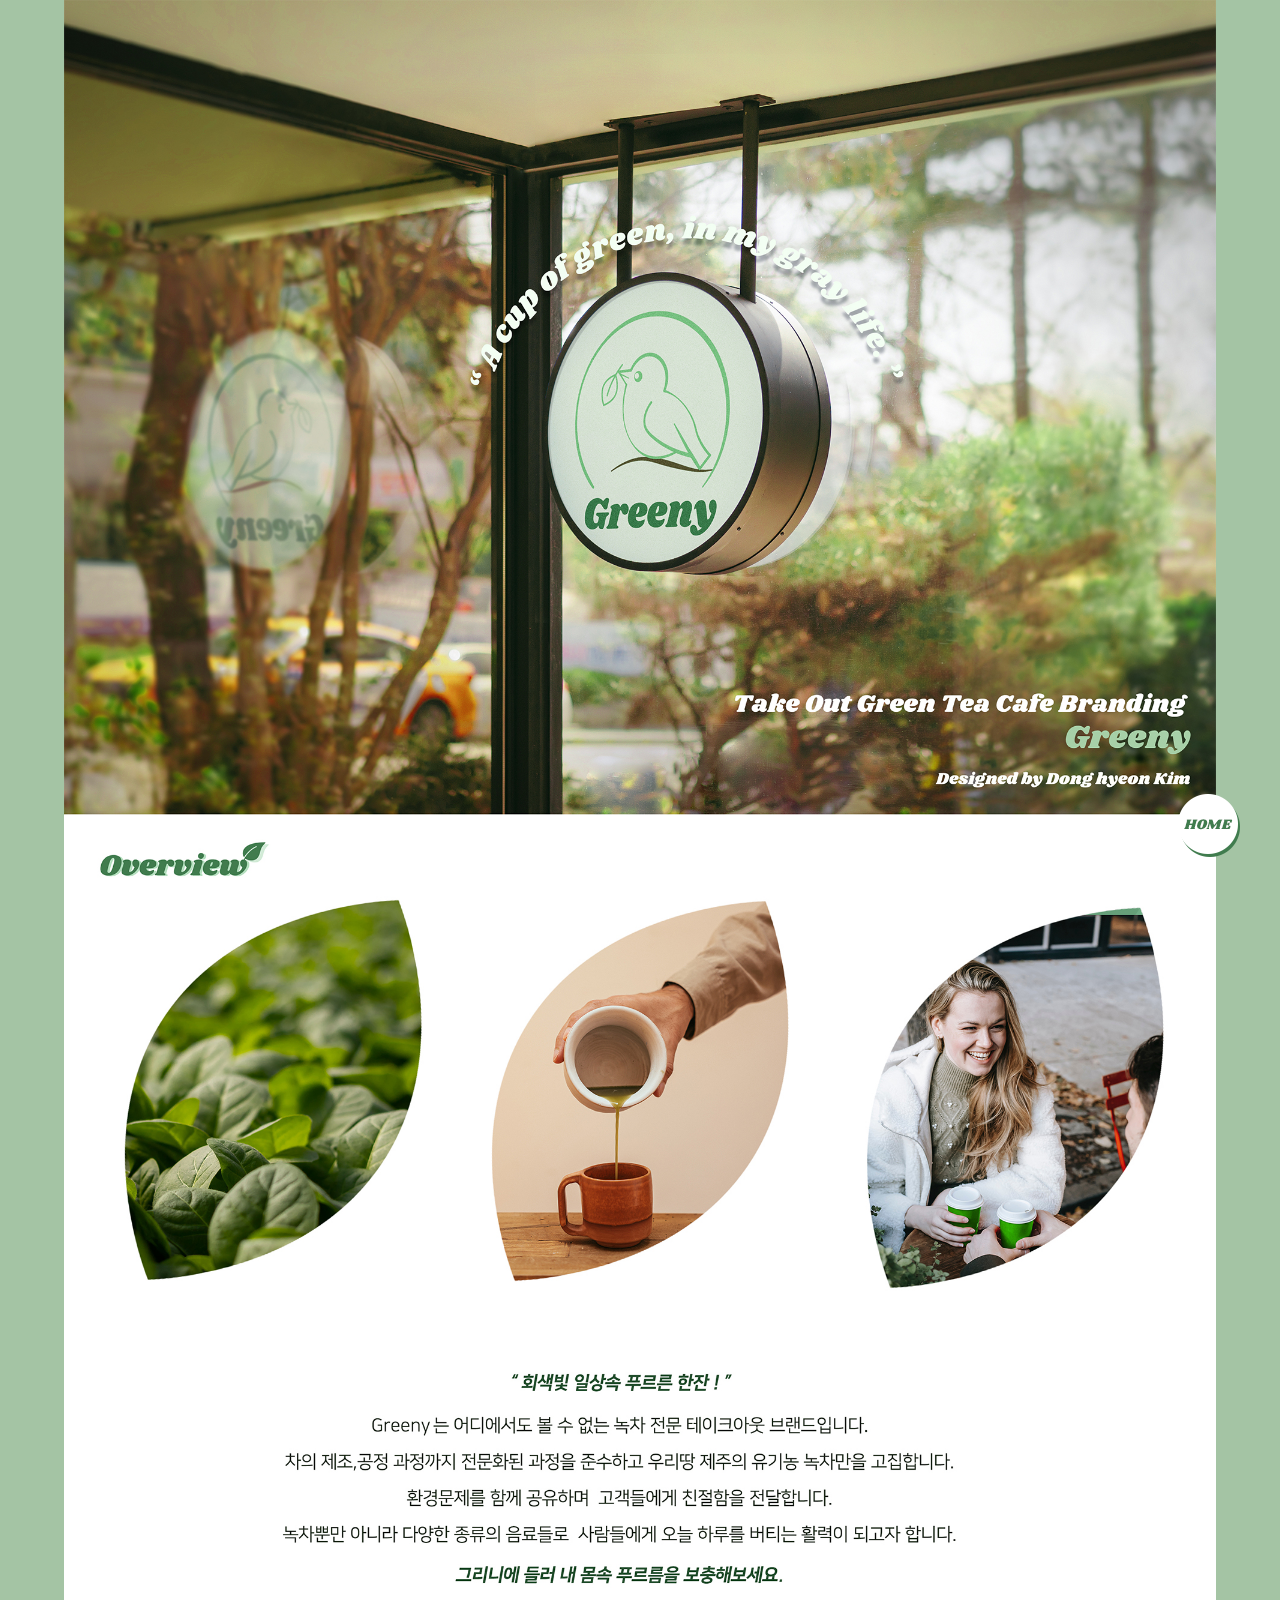
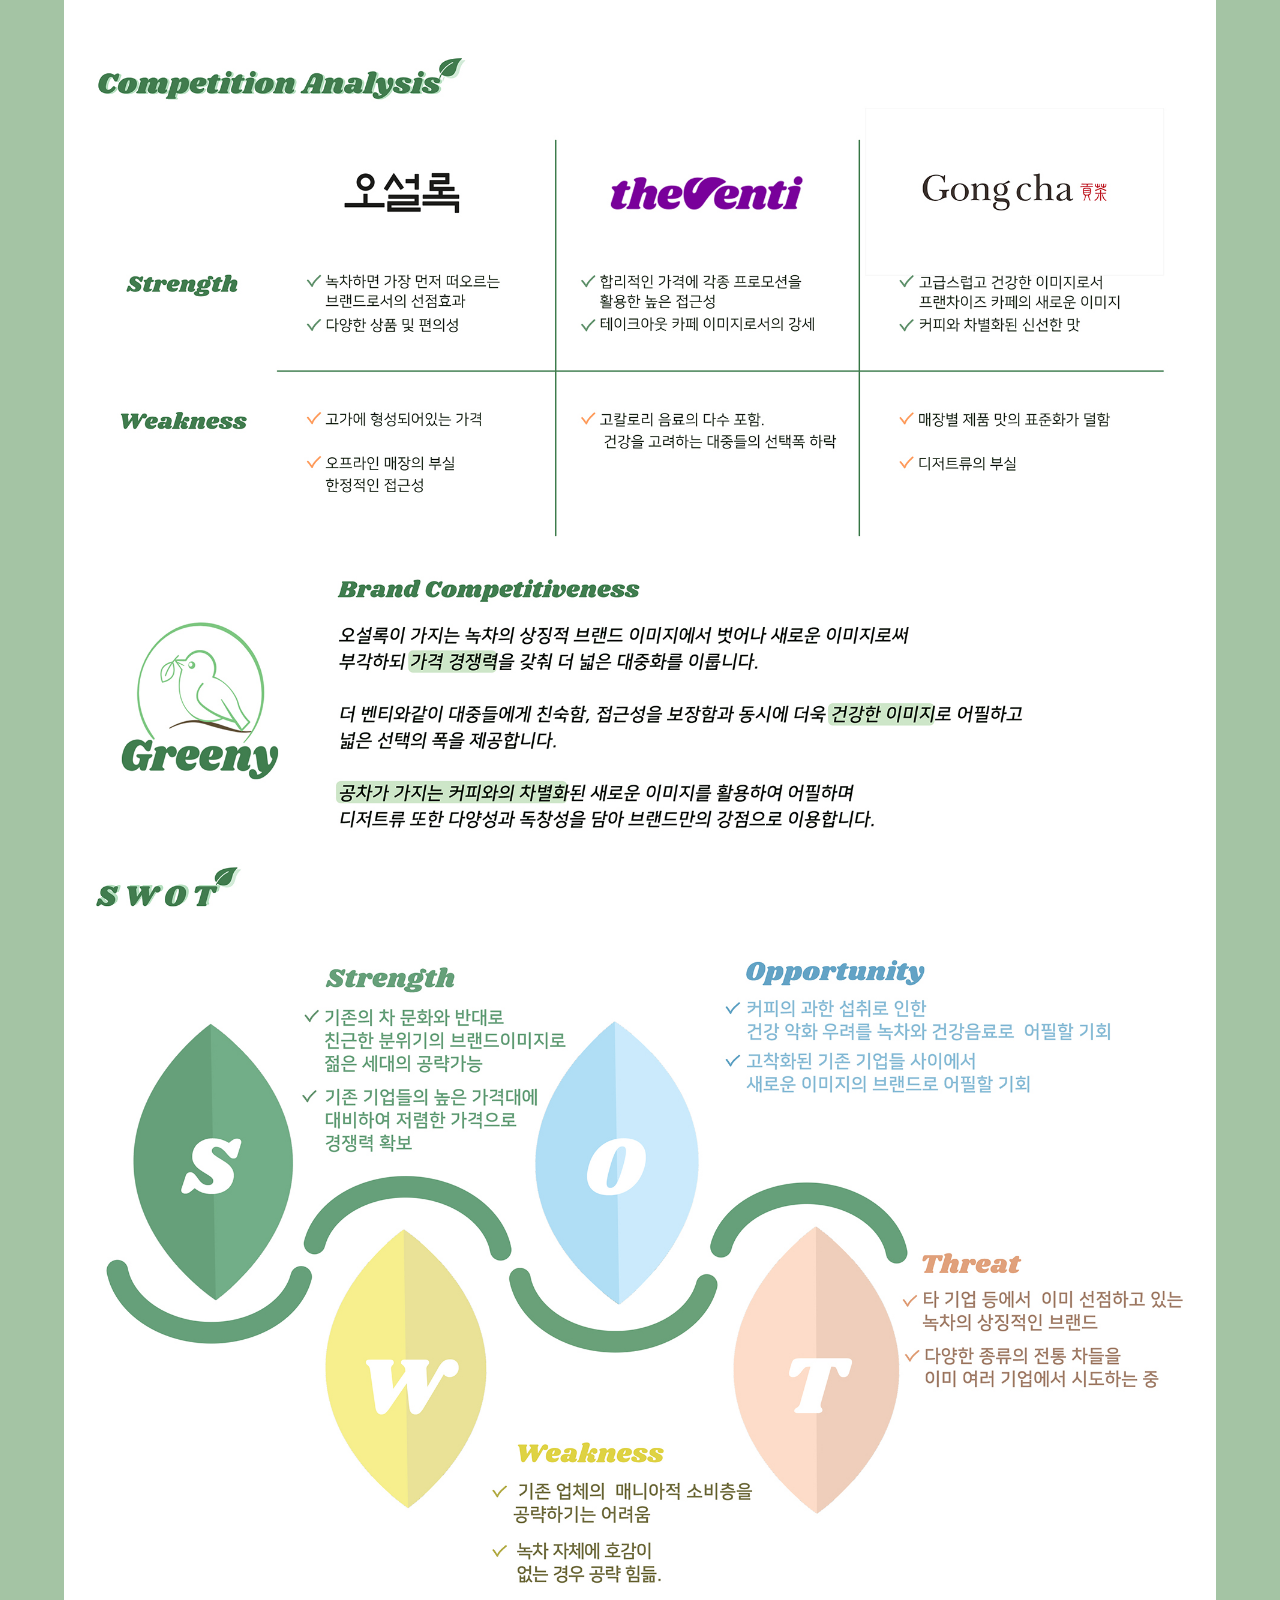
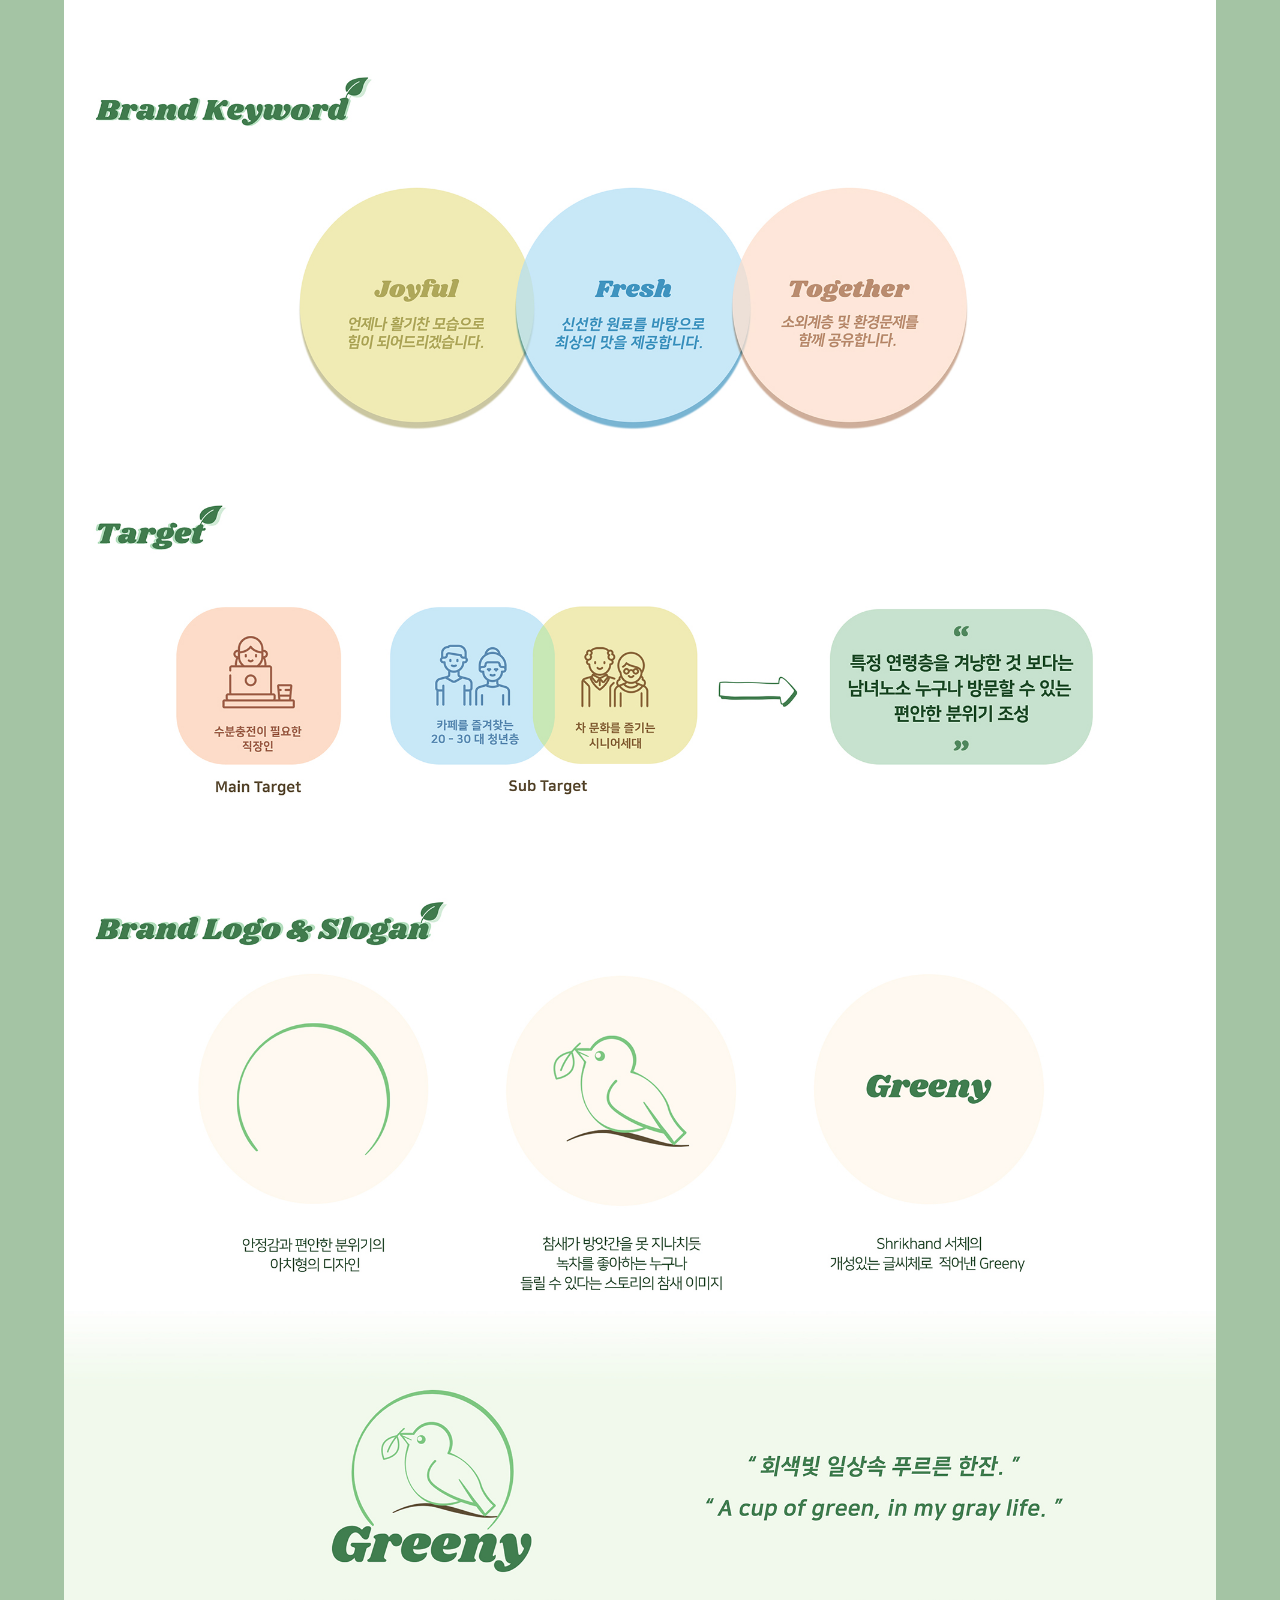
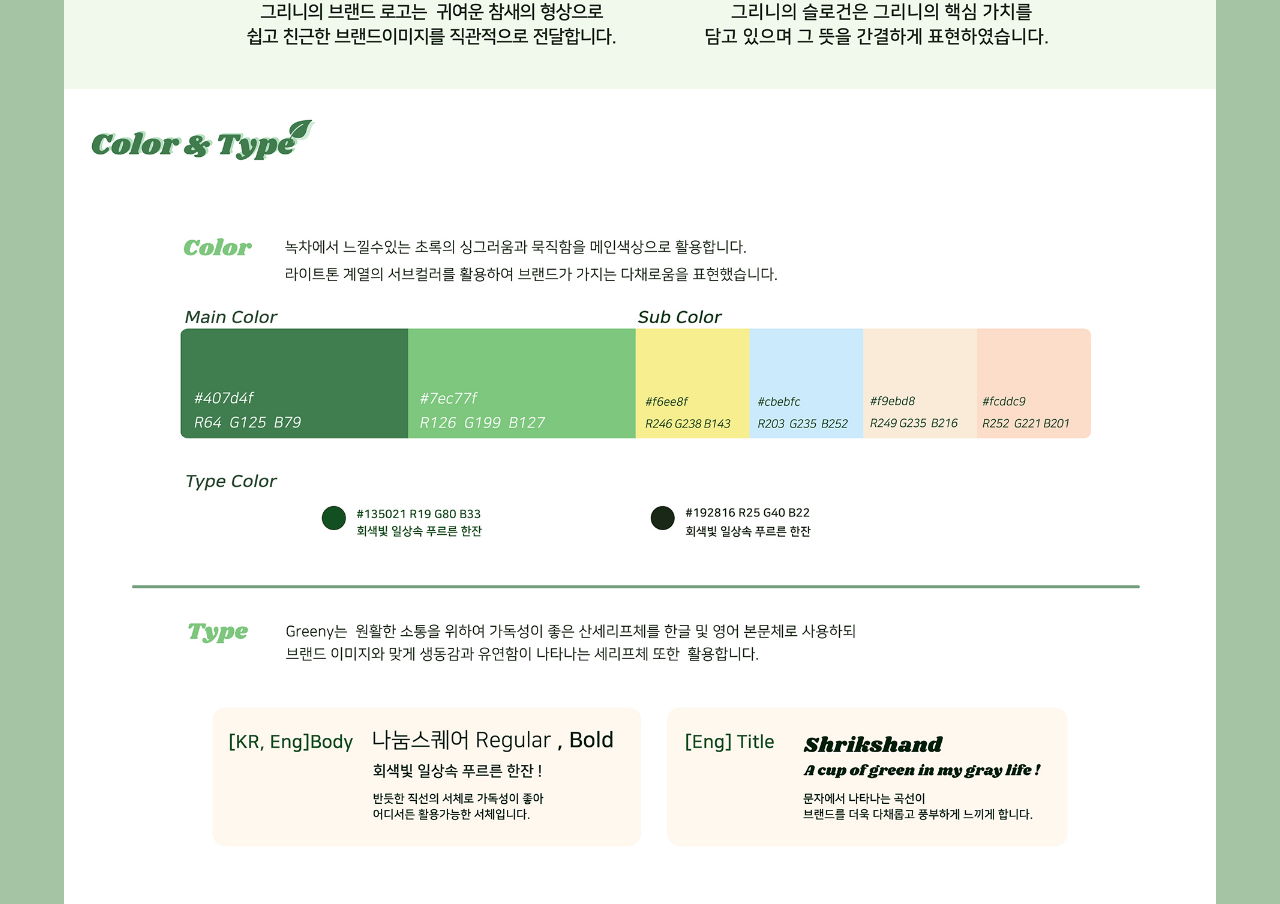
<file: 1st_bi/index.html>
<!DOCTYPE html>
<html lang="ko">
<head>
    <meta charset="UTF-8">
    <meta http-equiv="X-UA-Compatible" content="IE=edge">
    <meta name="viewport" content="width=device-width, initial-scale=1.0">
    <title>Greeny Bi</title>

    <link rel="shortcut icon" href="images//greeny.ico">
    <link rel="stylesheet" href="css/style.css">

    <link rel="stylesheet" href="css/icon.css"> 
</head>
<body>

    <a href="../index.html#portfolio-section" class="home"></a>

      <!--top icon-->
      <a href="#" class="top"></a>

    <div class="wrap">
        <div class="bi">
            <img src="images/1.jpg" alt="표지">
            <img src="images/2.jpg" alt="overview">
            <img src="images/3.jpg" alt="경쟁사분석">
            <img src="images/4.jpg" alt="swot">
            <img src="images/5.jpg" alt="타겟">
            <img src="images/6.jpg" alt="로고">
            <img src="images/7.jpg" alt="컬러,타입">
        </div>
    </div>
    


     <!--top버튼-->
     <script src="https://code.jquery.com/jquery-2.2.0.min.js" type="text/javascript"></script><!-- 제이쿼리 라이브러리,수정X -->
     <script src="script/icon.js"></script>

</body>
</html>
</file>
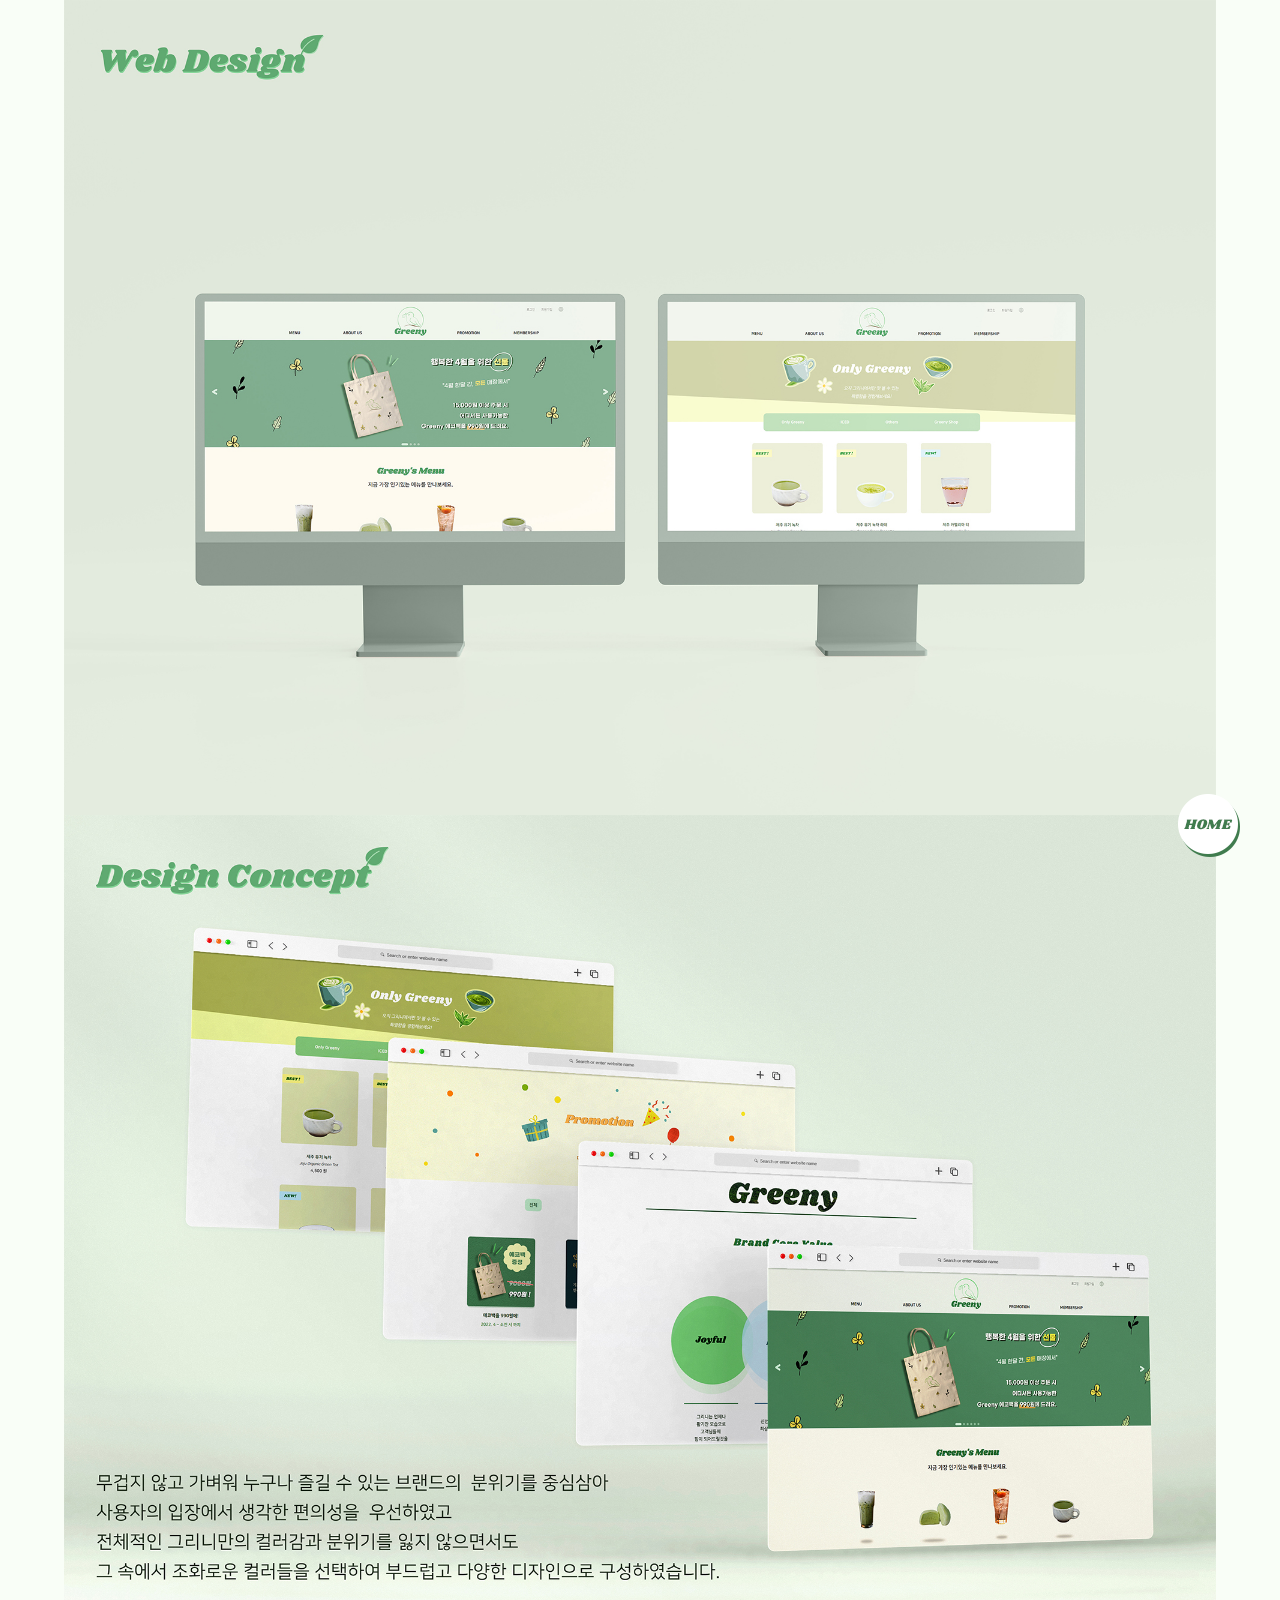
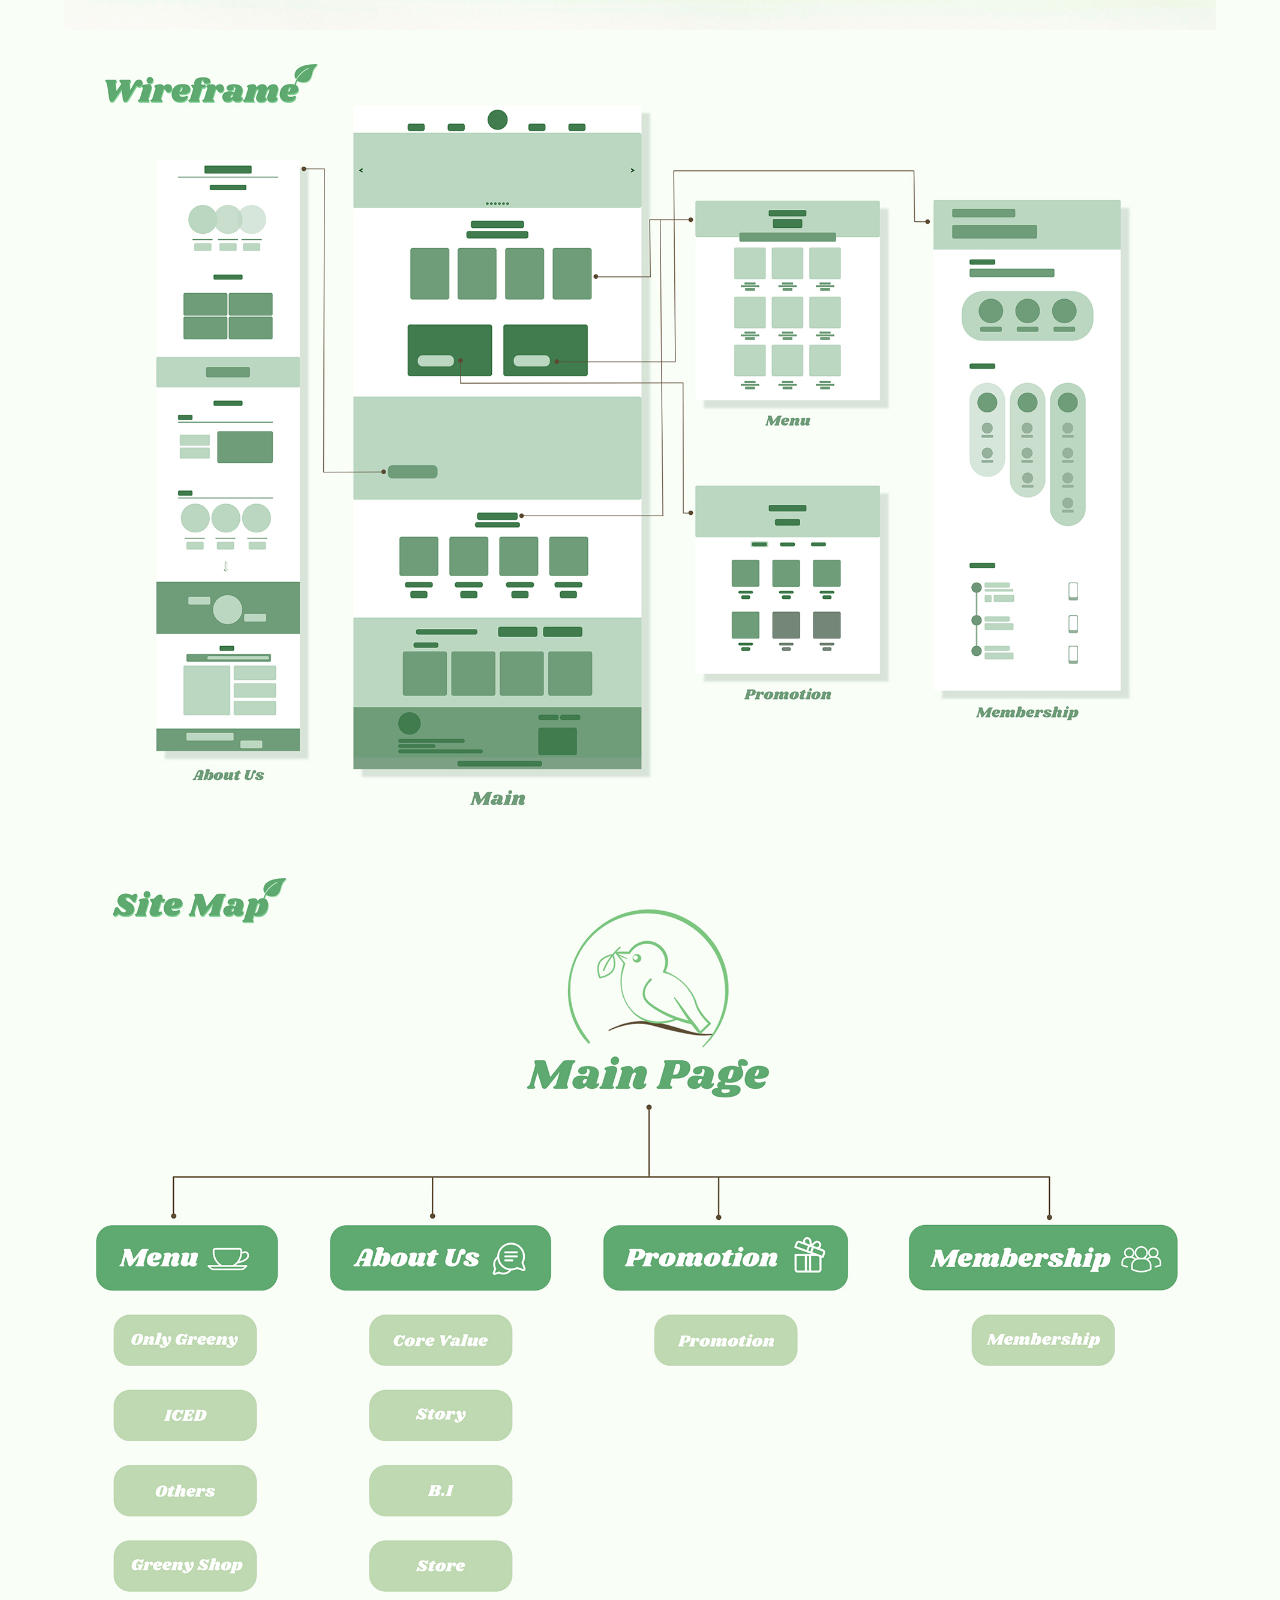
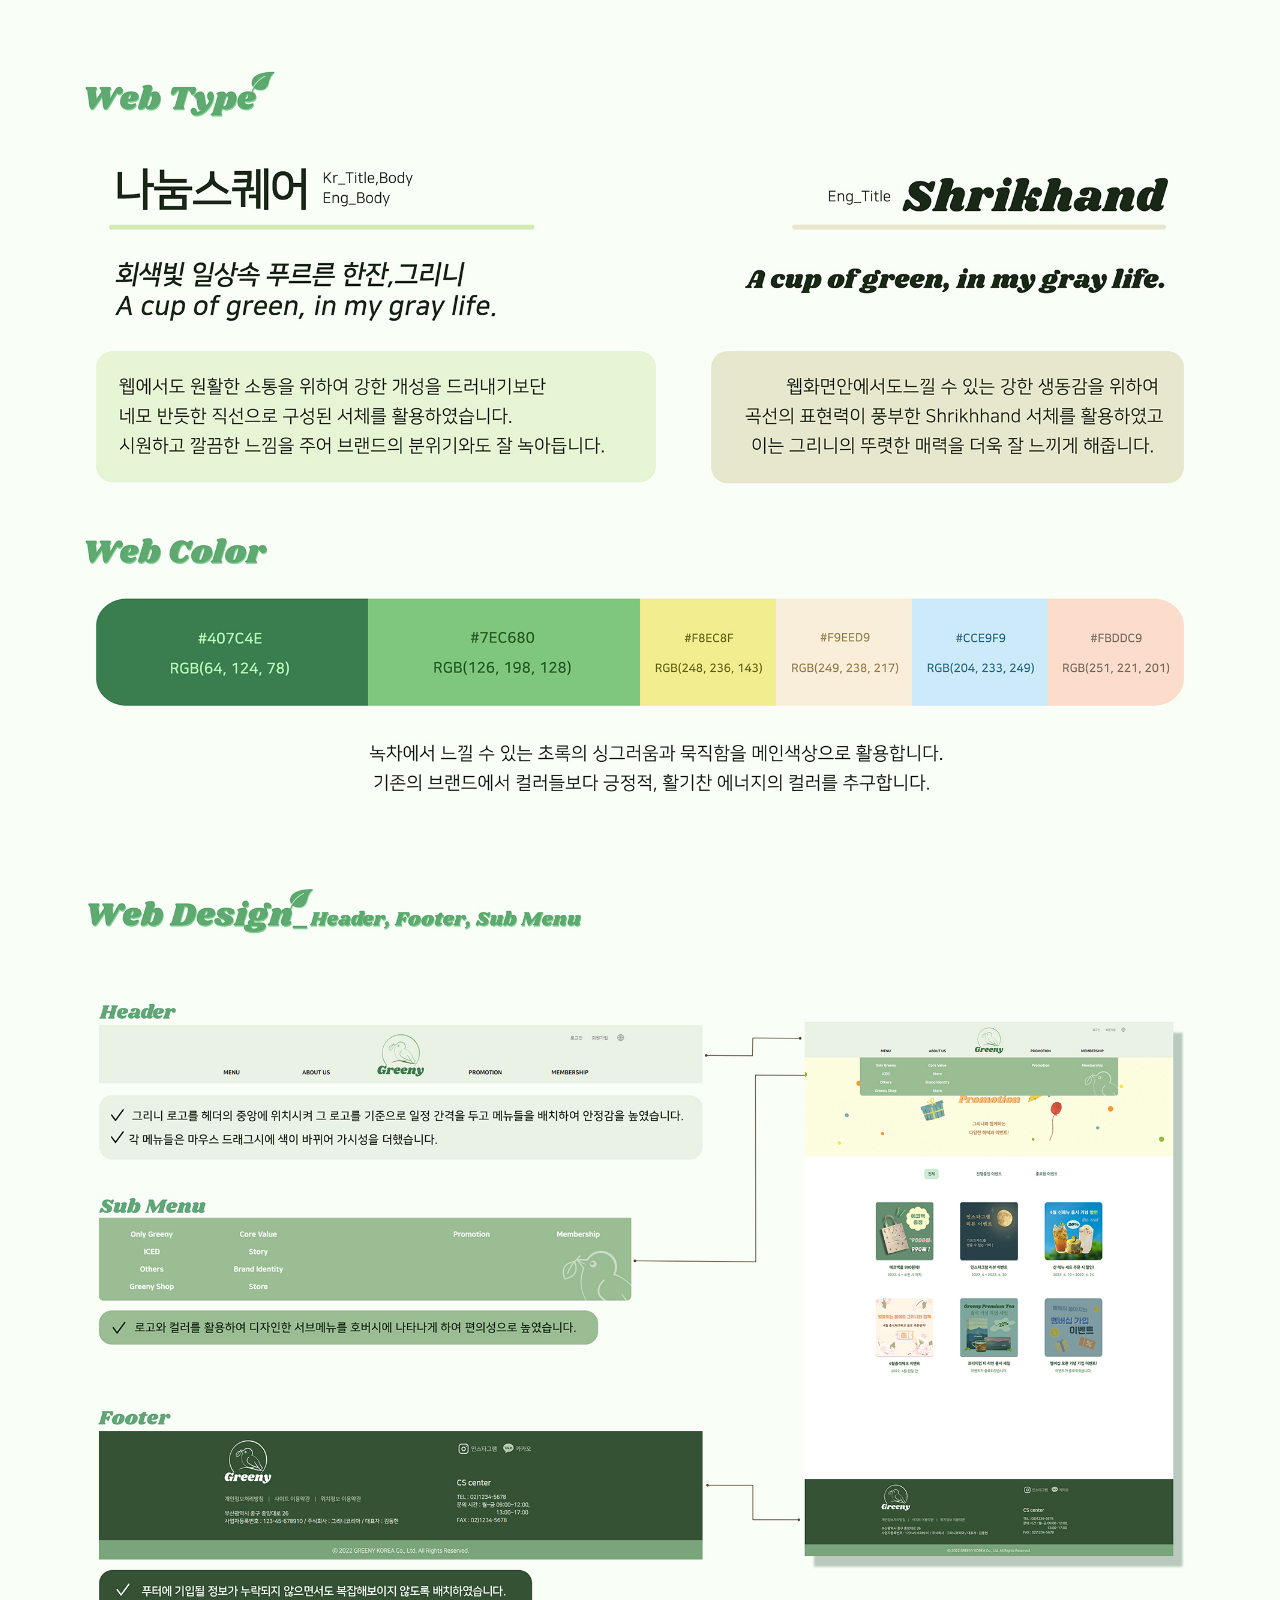
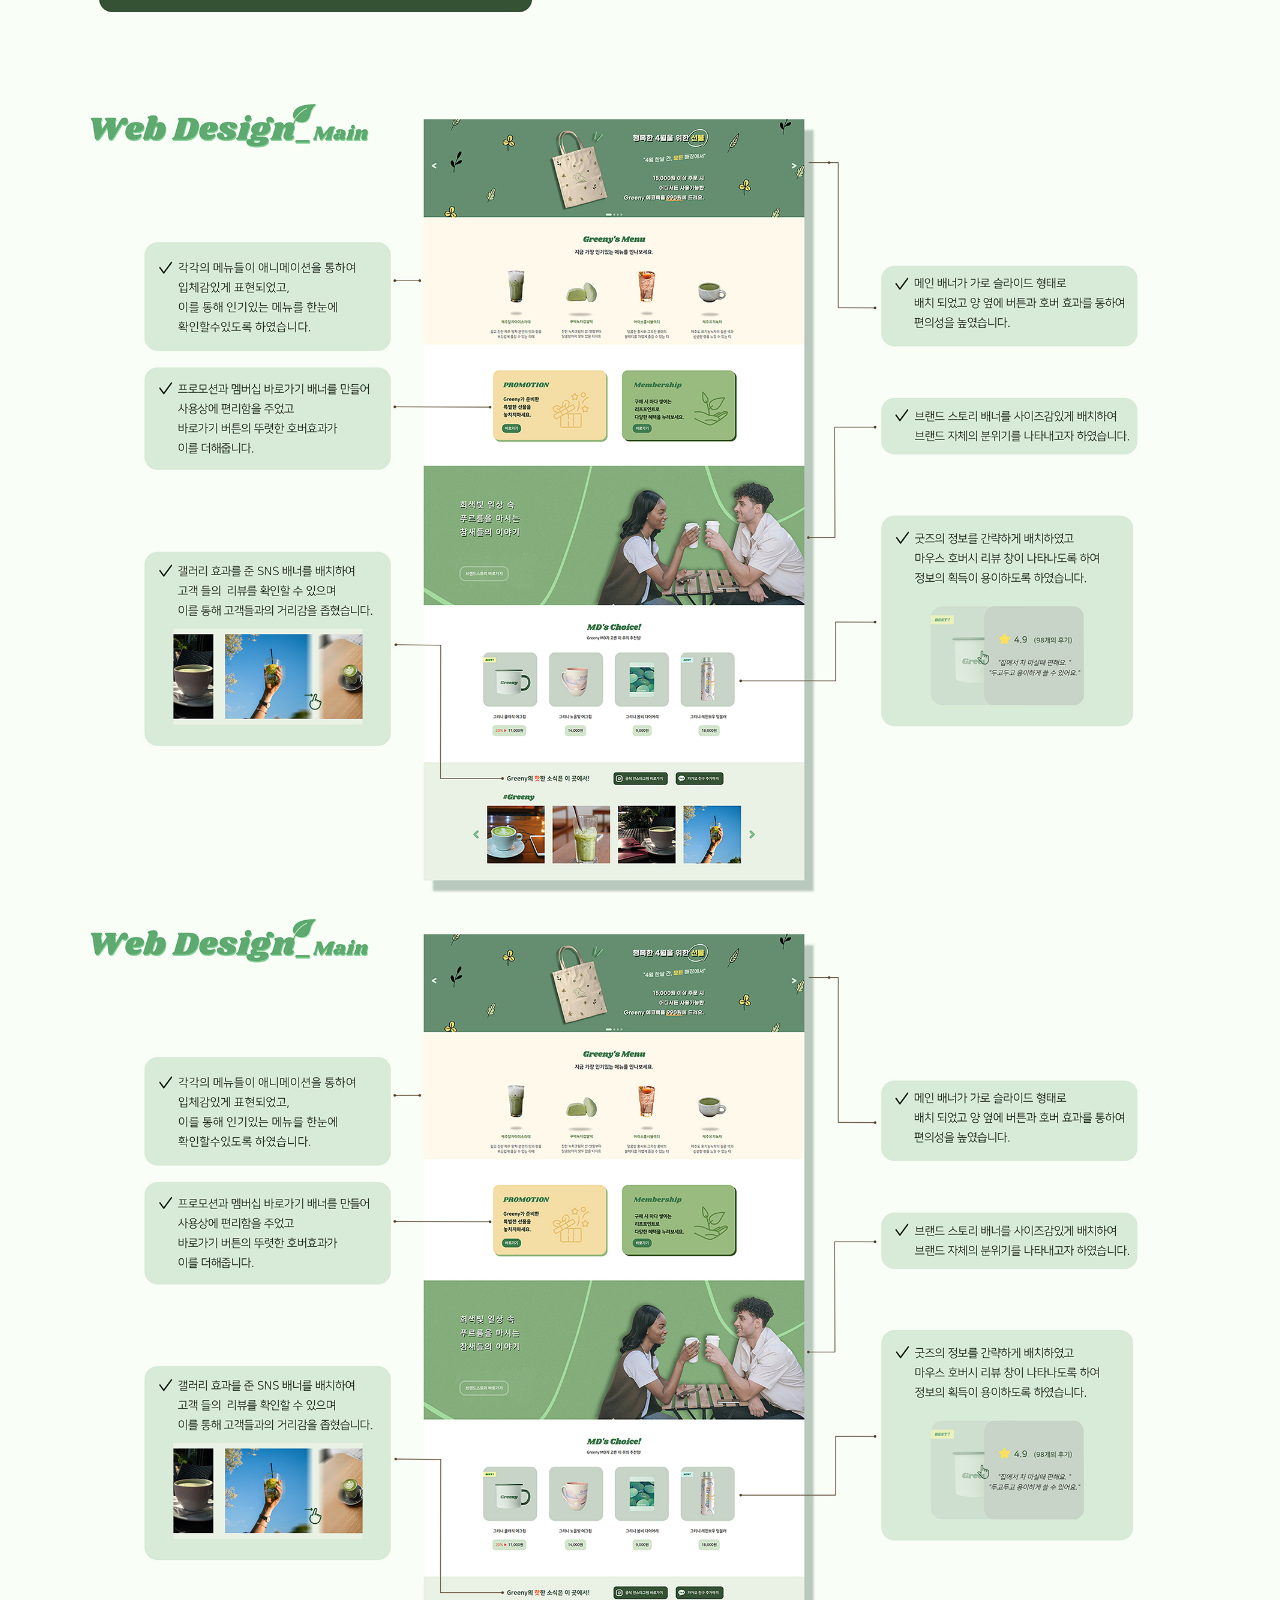
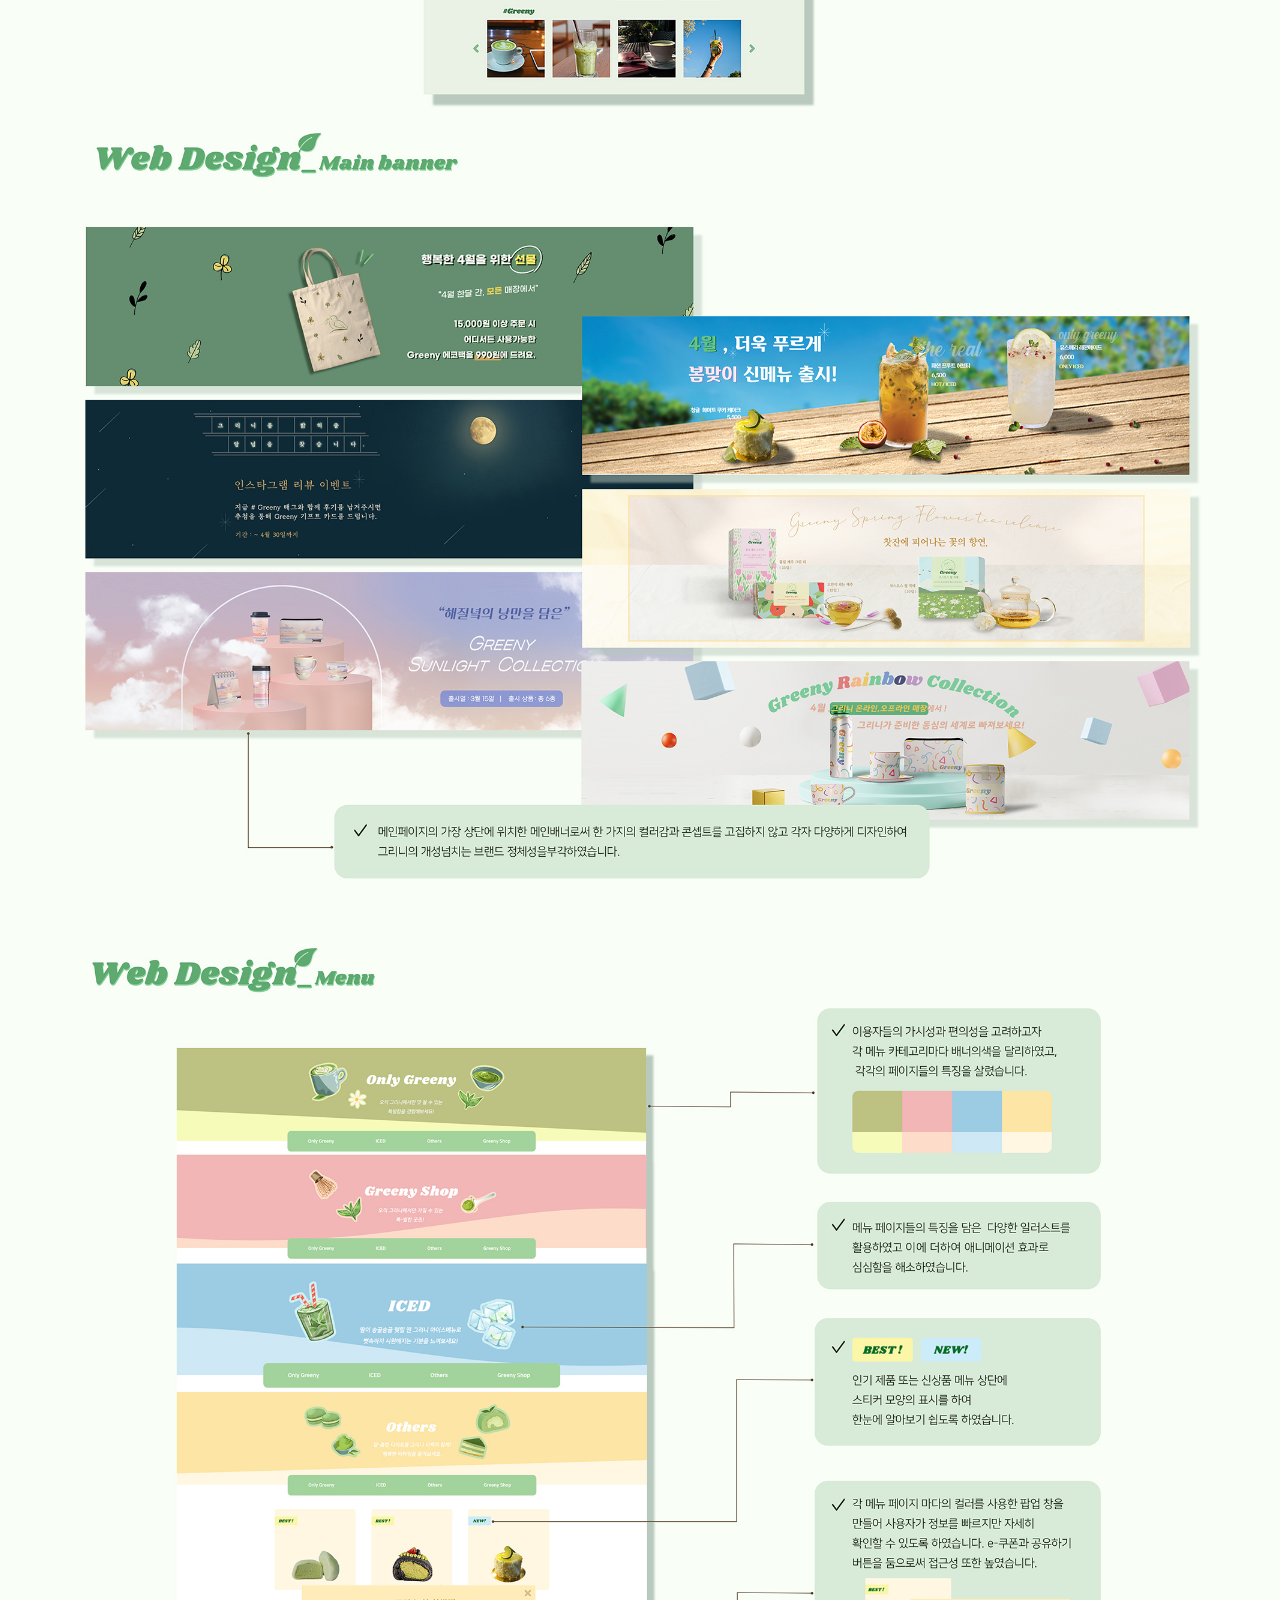
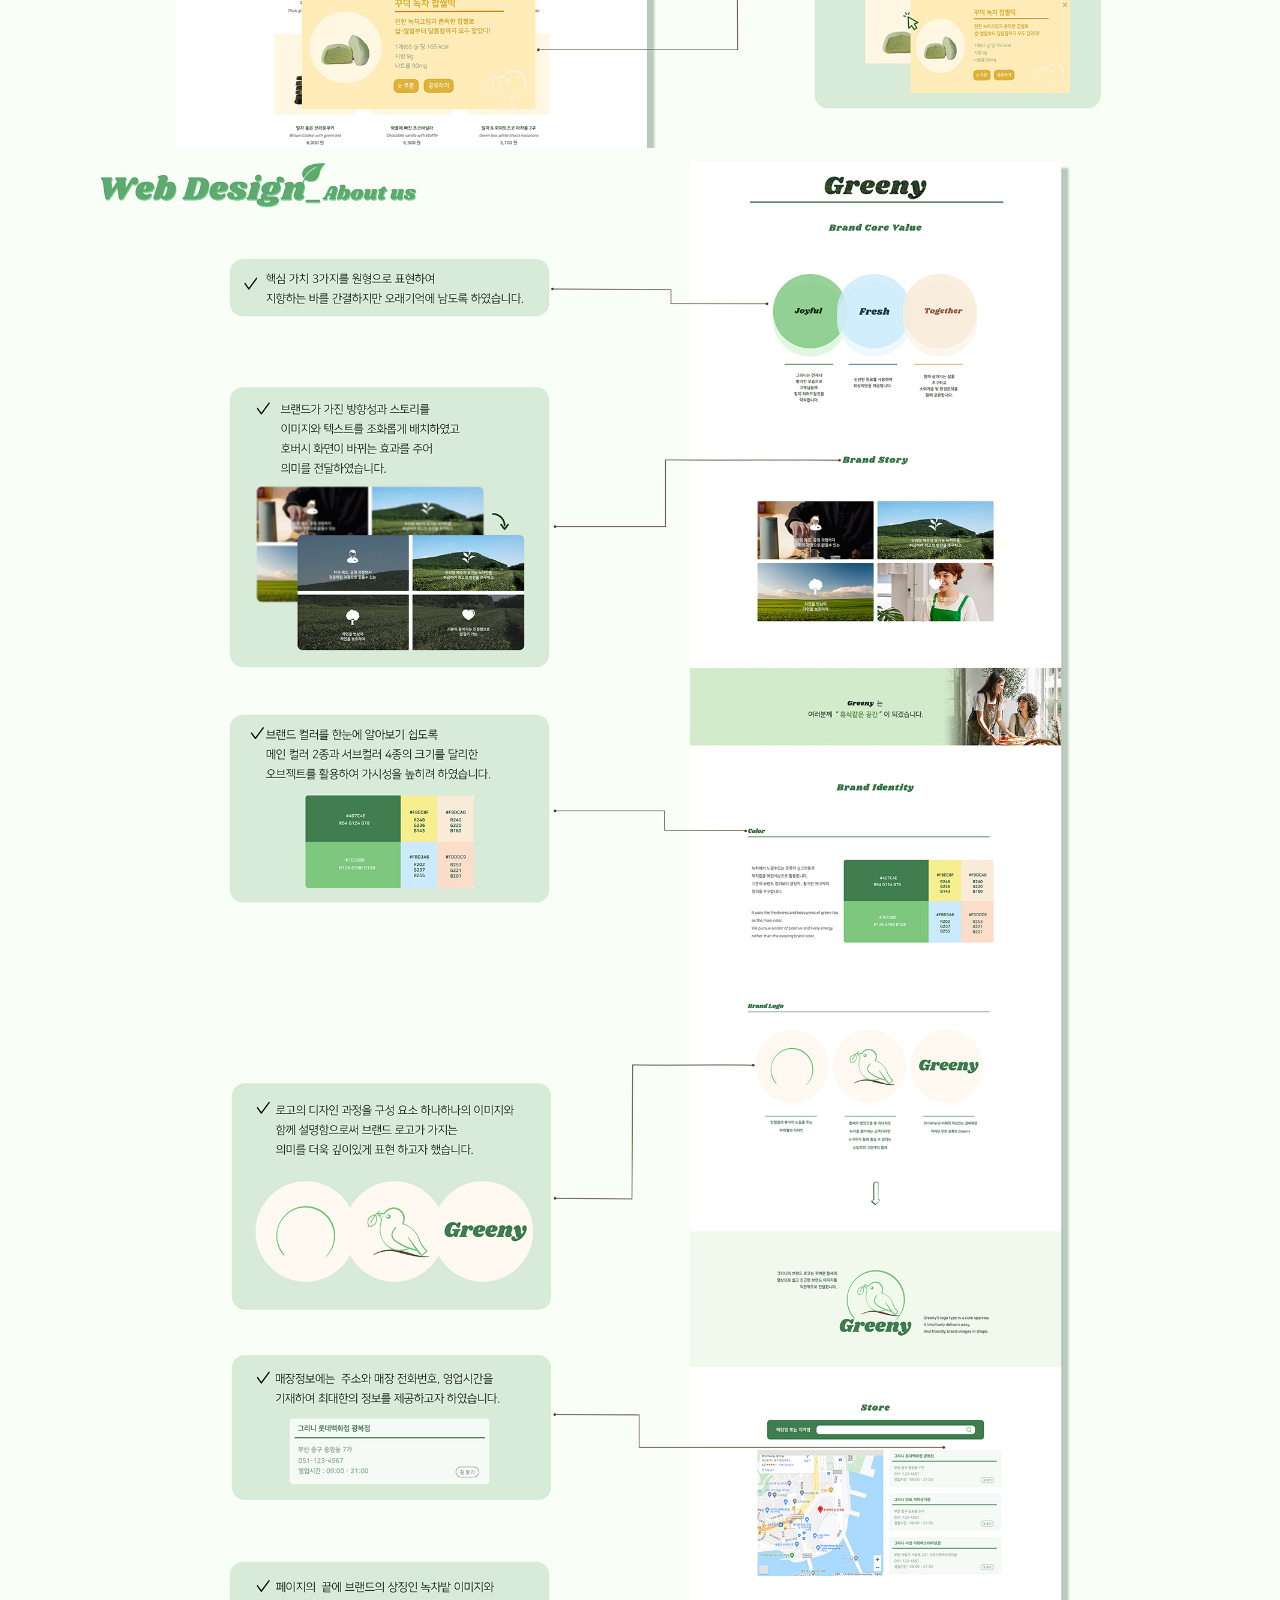
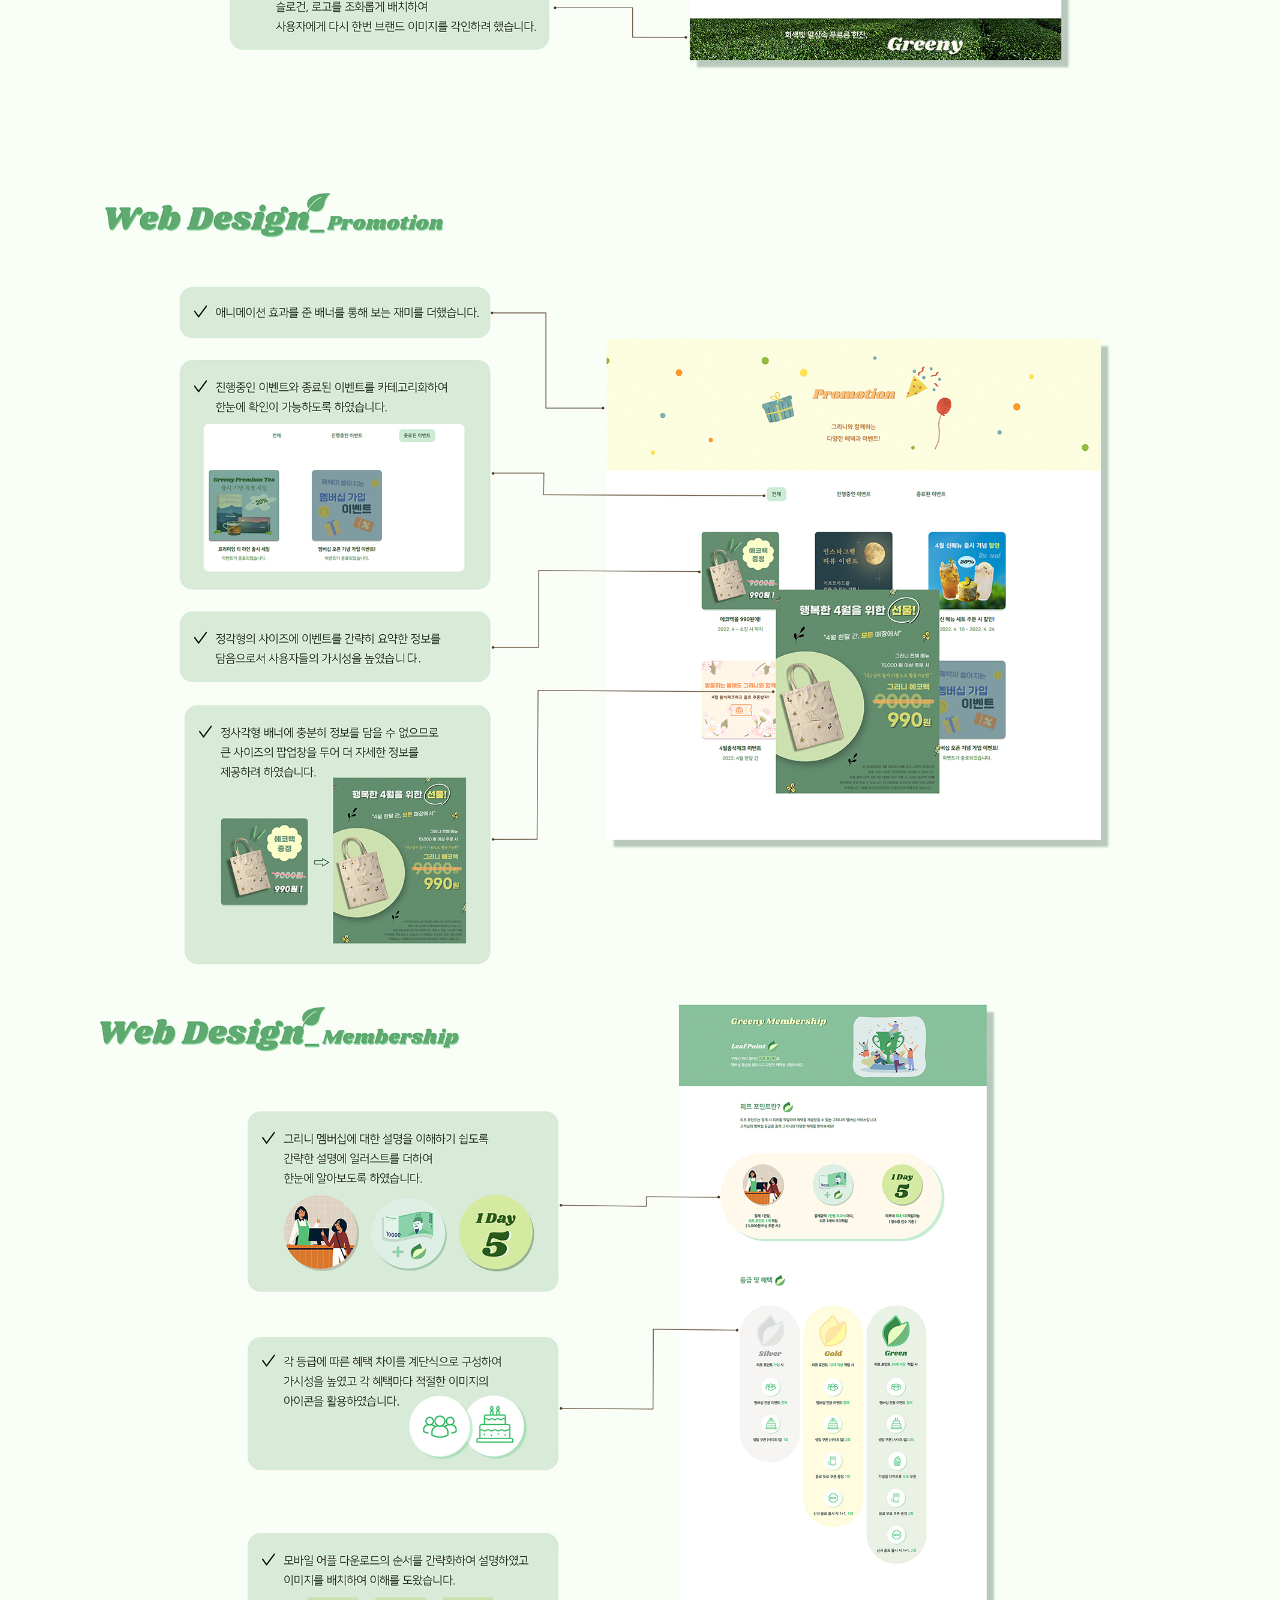
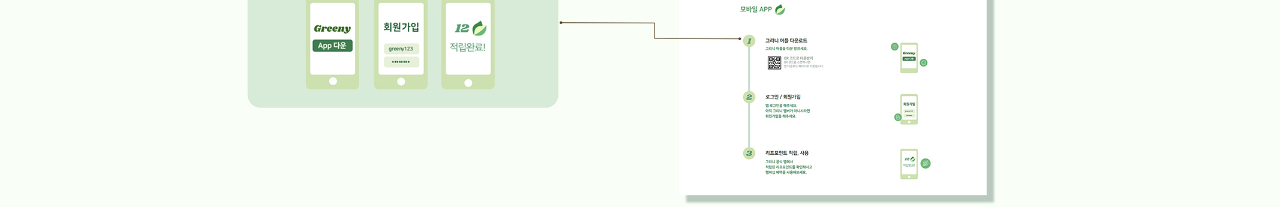
<file: 1st_web/index.html>
<!DOCTYPE html>
<html lang="ko">
<head>
    <meta charset="UTF-8">
    <meta http-equiv="X-UA-Compatible" content="IE=edge">
    <meta name="viewport" content="width=device-width, initial-scale=1.0">
    <title>Greeny Web</title>

    <link rel="shortcut icon" href="images//greeny.ico">
    <link rel="stylesheet" href="css/style.css">

    <link rel="stylesheet" href="css/icon.css"> 
</head>
<body>

    <a href="../index.html#portfolio-section" class="home"></a>

          <!--top icon-->
          <a href="#" class="top"></a>
    <div class="wrap">
        <div class="bi">
            <img src="images/1.jpg" alt="웹 목업">
            <img src="images/2.jpg" alt="디자인 컨셉">
            <img src="images/3.jpg" alt="와이어프레임">
            <img src="images/4.jpg" alt="사이트맵">
            <img src="images/5.jpg" alt="컬러 타입">
            <img src="images/6.jpg" alt="헤더 푸터">
            <img src="images/7.jpg" alt="메인페이지">
            <img src="images/7.jpg" alt="메인배너">
            <img src="images/8.jpg" alt="메뉴">
            <img src="images/9.jpg" alt="브랜드스토리">
            <img src="images/10.jpg" alt="브랜드스토리2">
            <img src="images/11.jpg" alt="프로모션">
            <img src="images/12.jpg" alt="멤버십">
            <img src="images/13.jpg" alt="마무리">
        </div>
    </div>


    

     <!--top버튼-->
     <script src="https://code.jquery.com/jquery-2.2.0.min.js" type="text/javascript"></script><!-- 제이쿼리 라이브러리,수정X -->
     <script src="script/icon.js"></script>

    
</body>
</html>
</file>
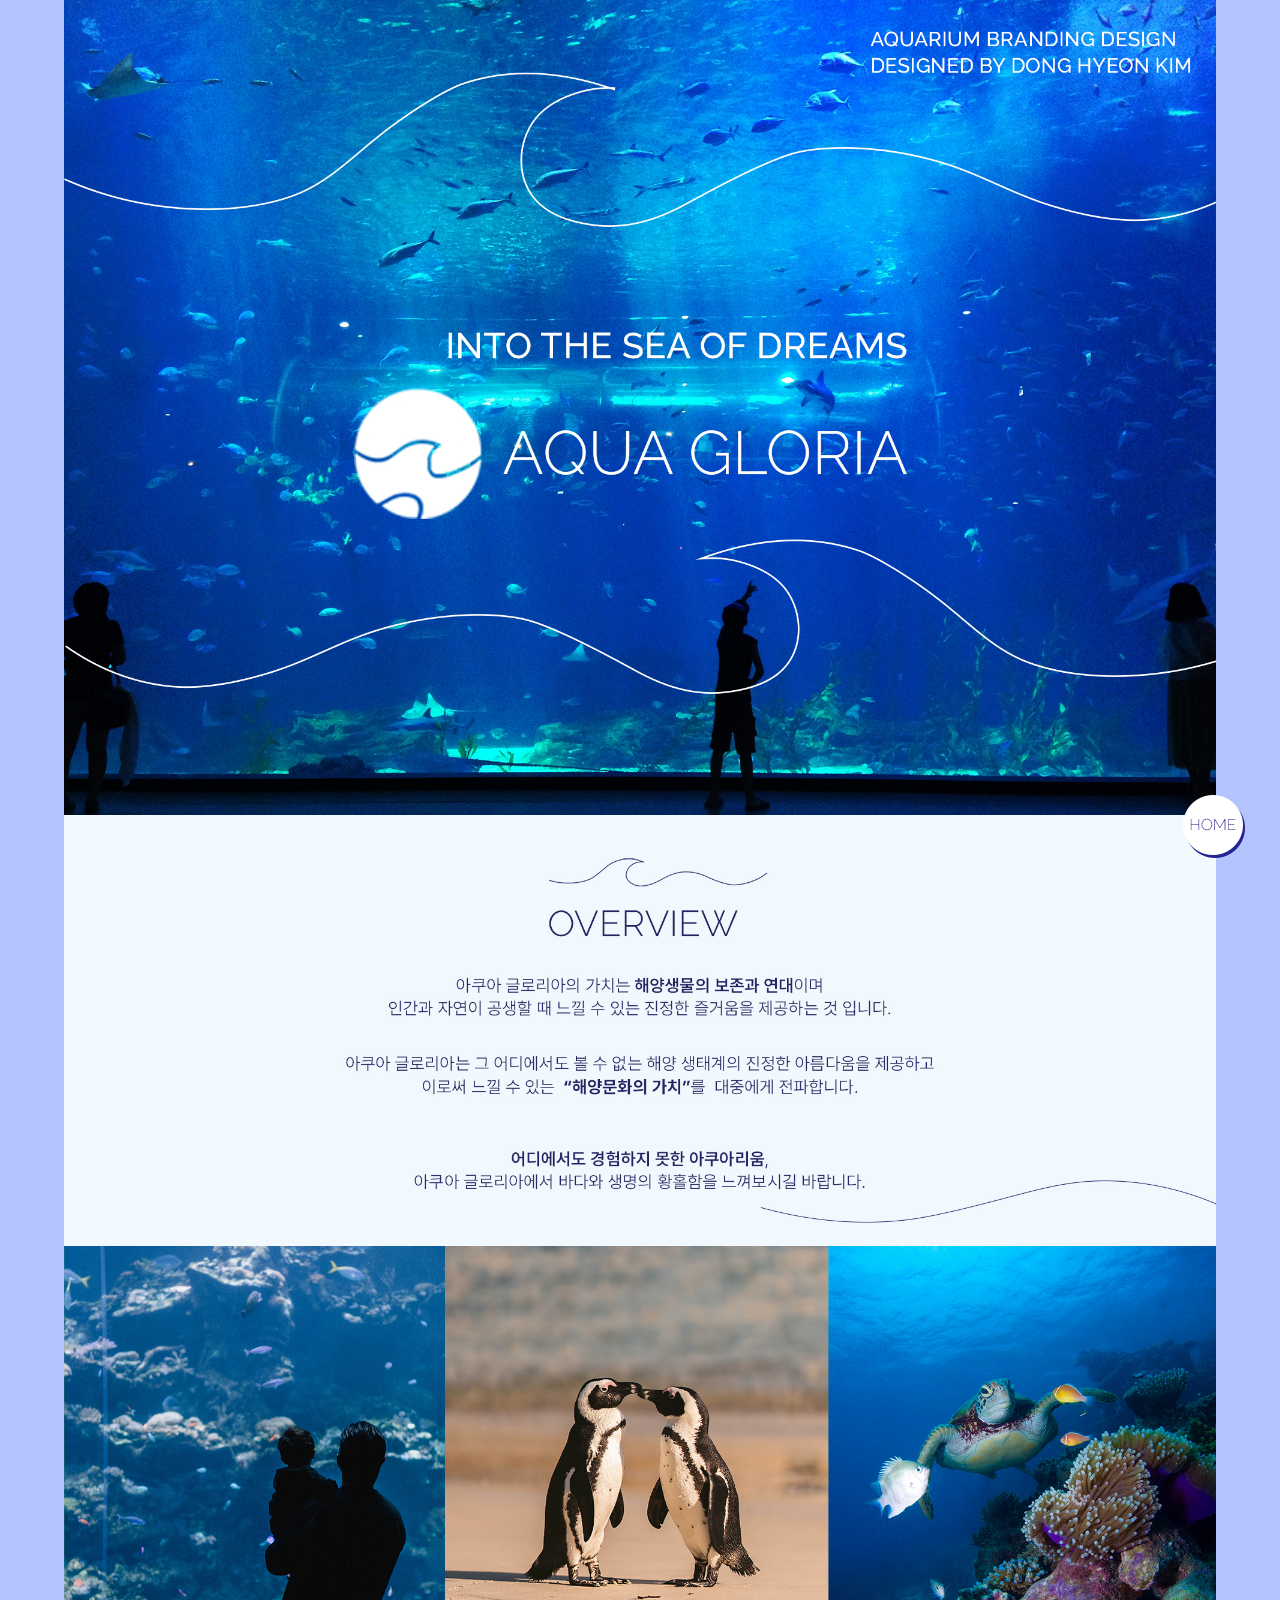
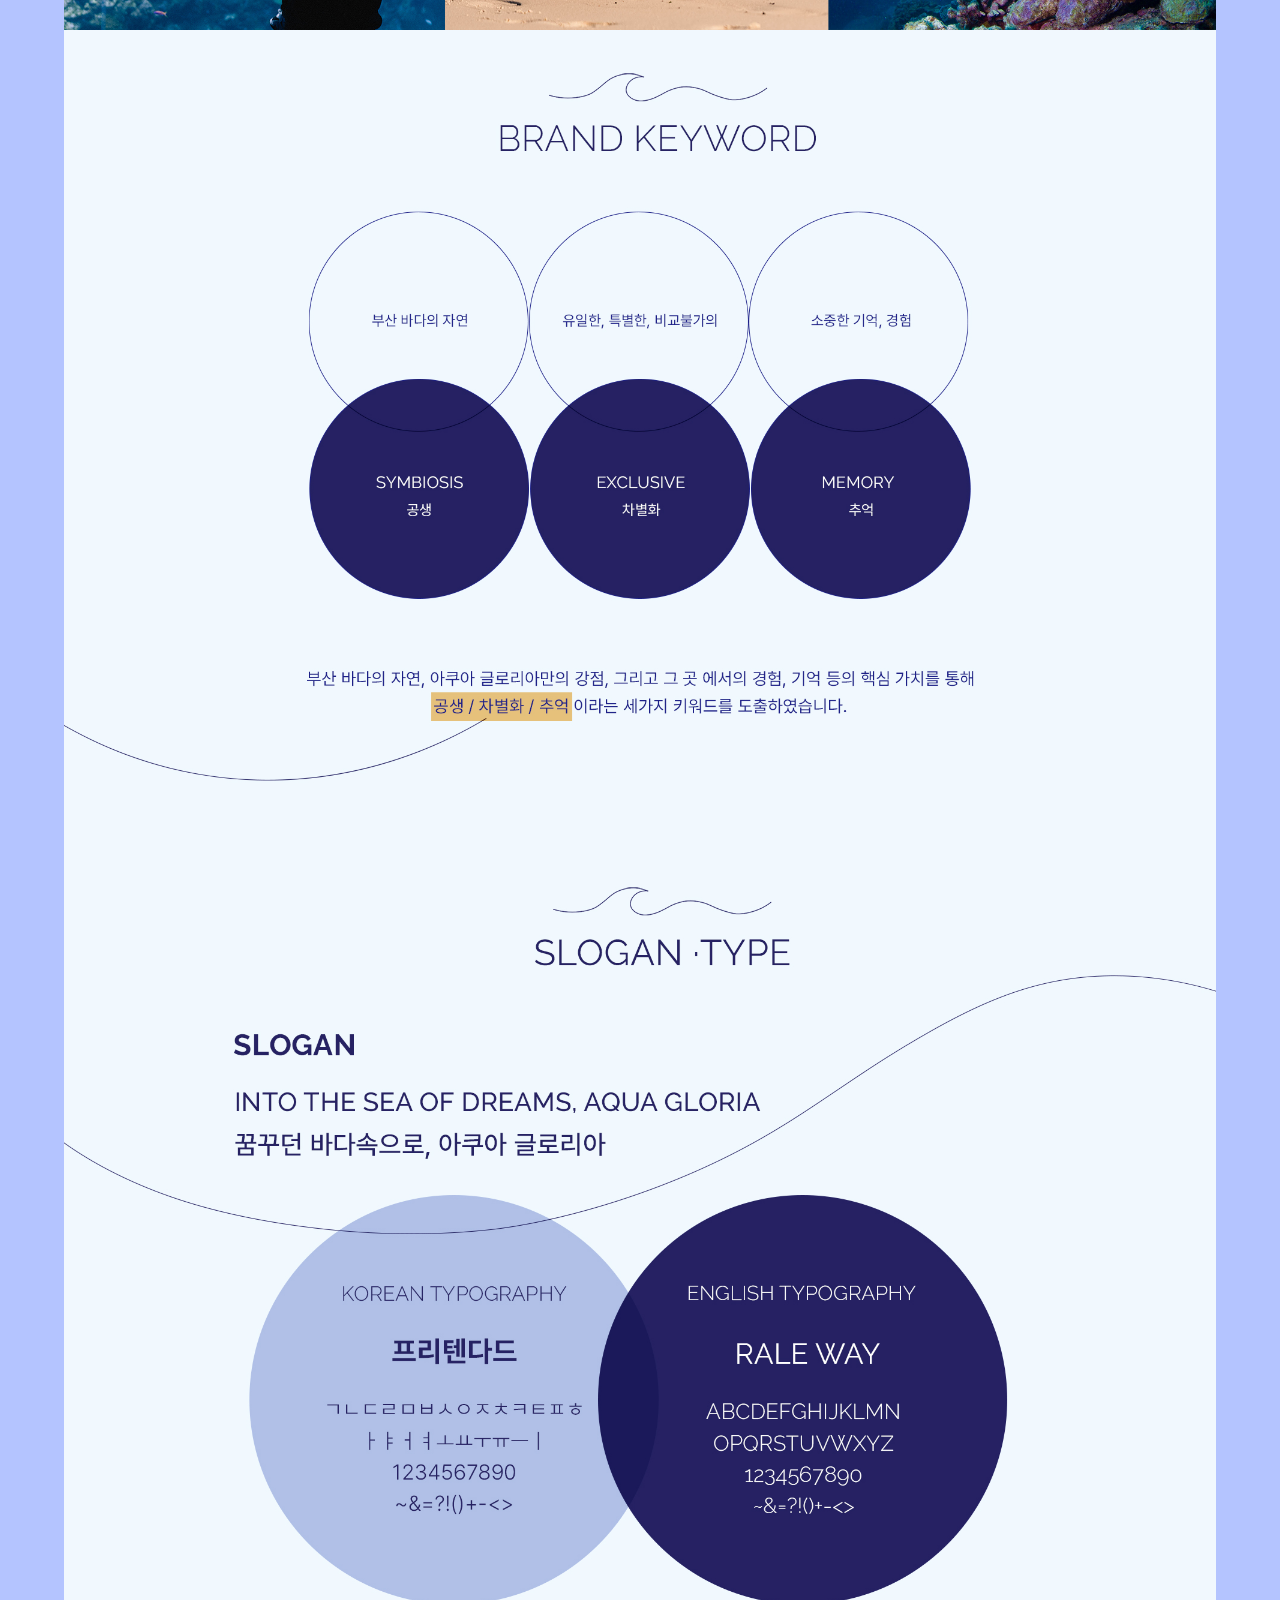
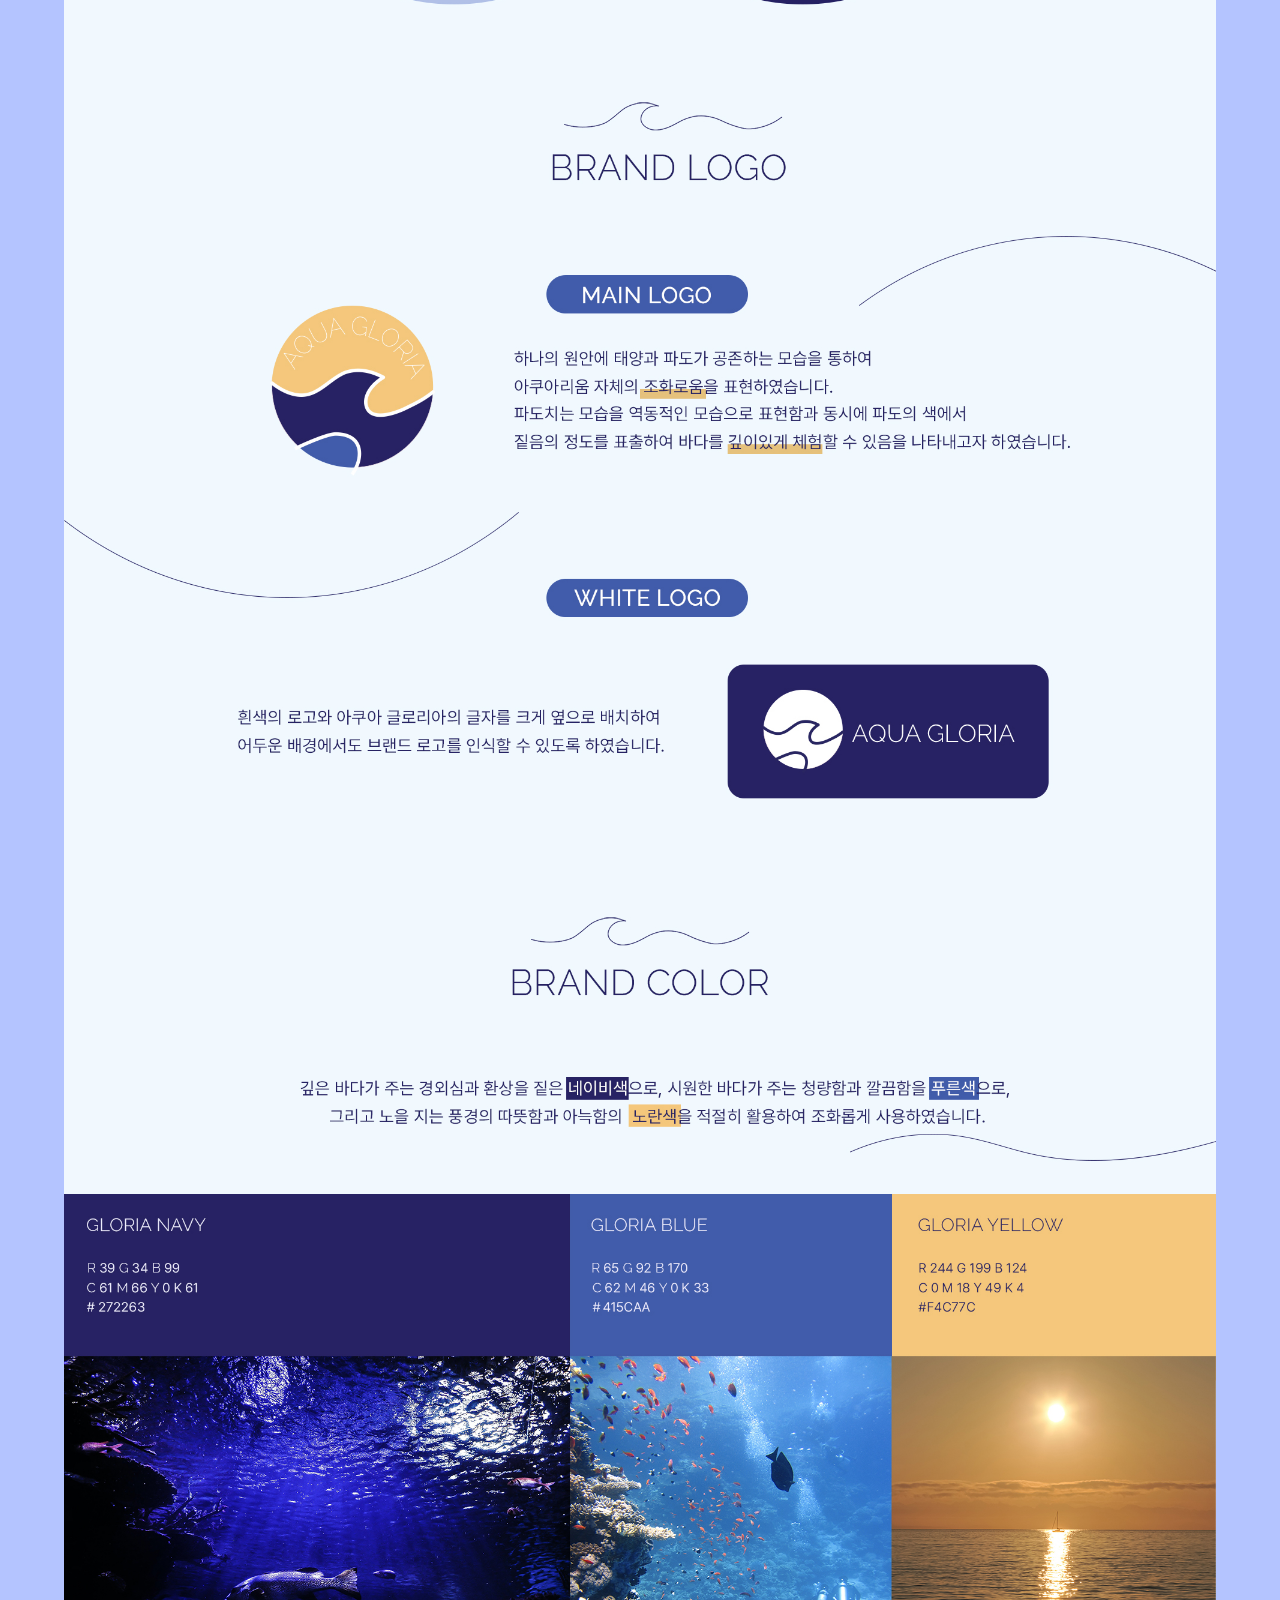
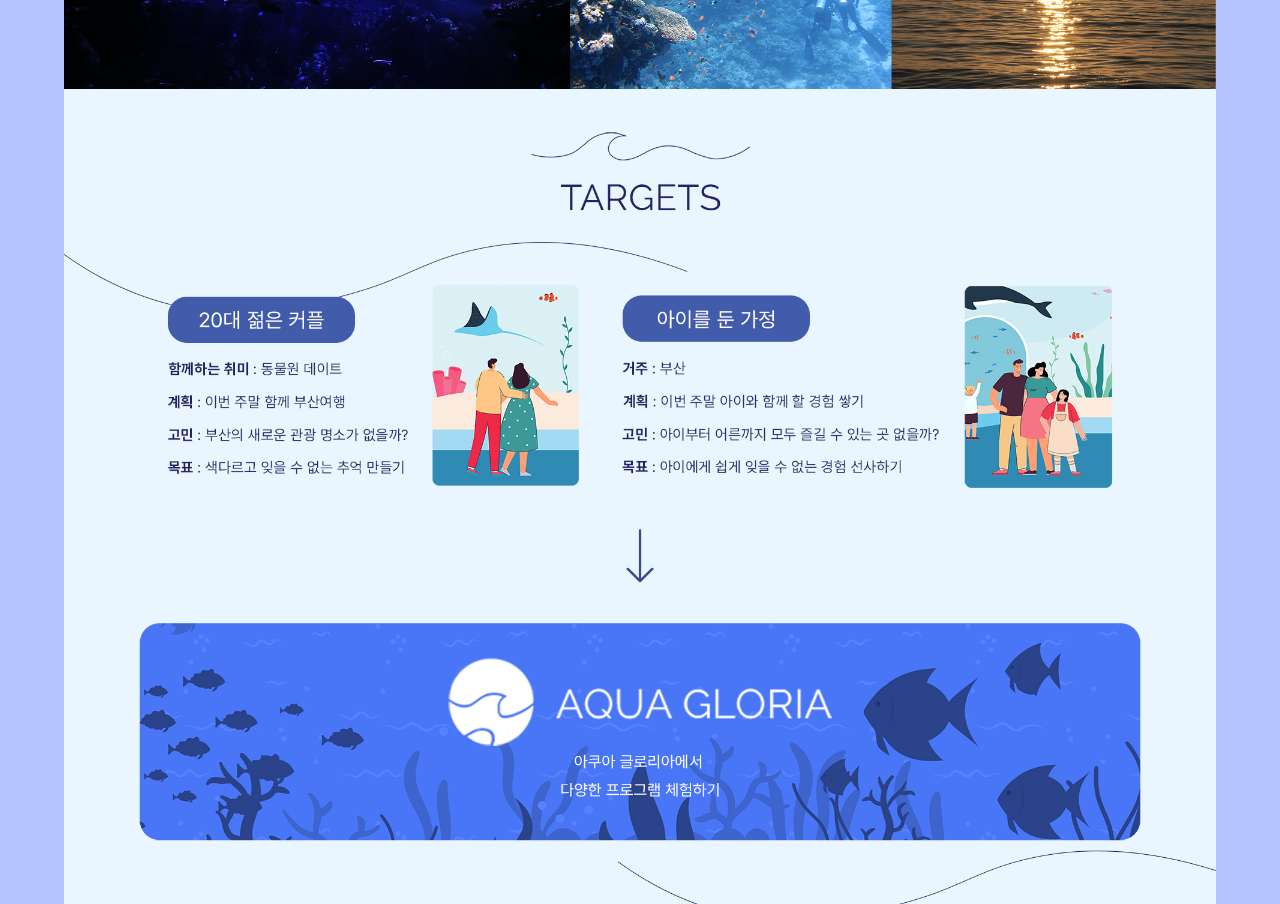
<file: 2nd_bi/index.html>
<!DOCTYPE html>
<html lang="ko">
<head>
    <meta charset="UTF-8">
    <meta http-equiv="X-UA-Compatible" content="IE=edge">
    <meta name="viewport" content="width=device-width, initial-scale=1.0">
    <title>AQUA GLORIA BI</title>

    <link rel="shortcut icon" href="images//favicon.ico">
    <link rel="stylesheet" href="css/style.css">

    <link rel="stylesheet" href="css/icon.css"> 
</head>
<body>

    <a href="../index.html#portfolio-section" class="home"></a>

      <!--top icon-->
  <a href="#" class="top"></a>

    <div class="wrap">
        <div class="bi">
            <img src="images/1.jpg" alt="표지">
            <img src="images/2.jpg" alt="overview">
            <img src="images/3.jpg" alt="경쟁사분석">
            <img src="images/4.jpg" alt="swot">
            <img src="images/5.jpg" alt="타겟">
            <img src="images/6.jpg" alt="로고">
            <img src="images/7.jpg" alt="컬러,타입">
        </div>
    </div>
    


     <!--top버튼-->
     <script src="https://code.jquery.com/jquery-2.2.0.min.js" type="text/javascript"></script><!-- 제이쿼리 라이브러리,수정X -->
     <script src="script/icon.js"></script>

</body>
</html>
</file>
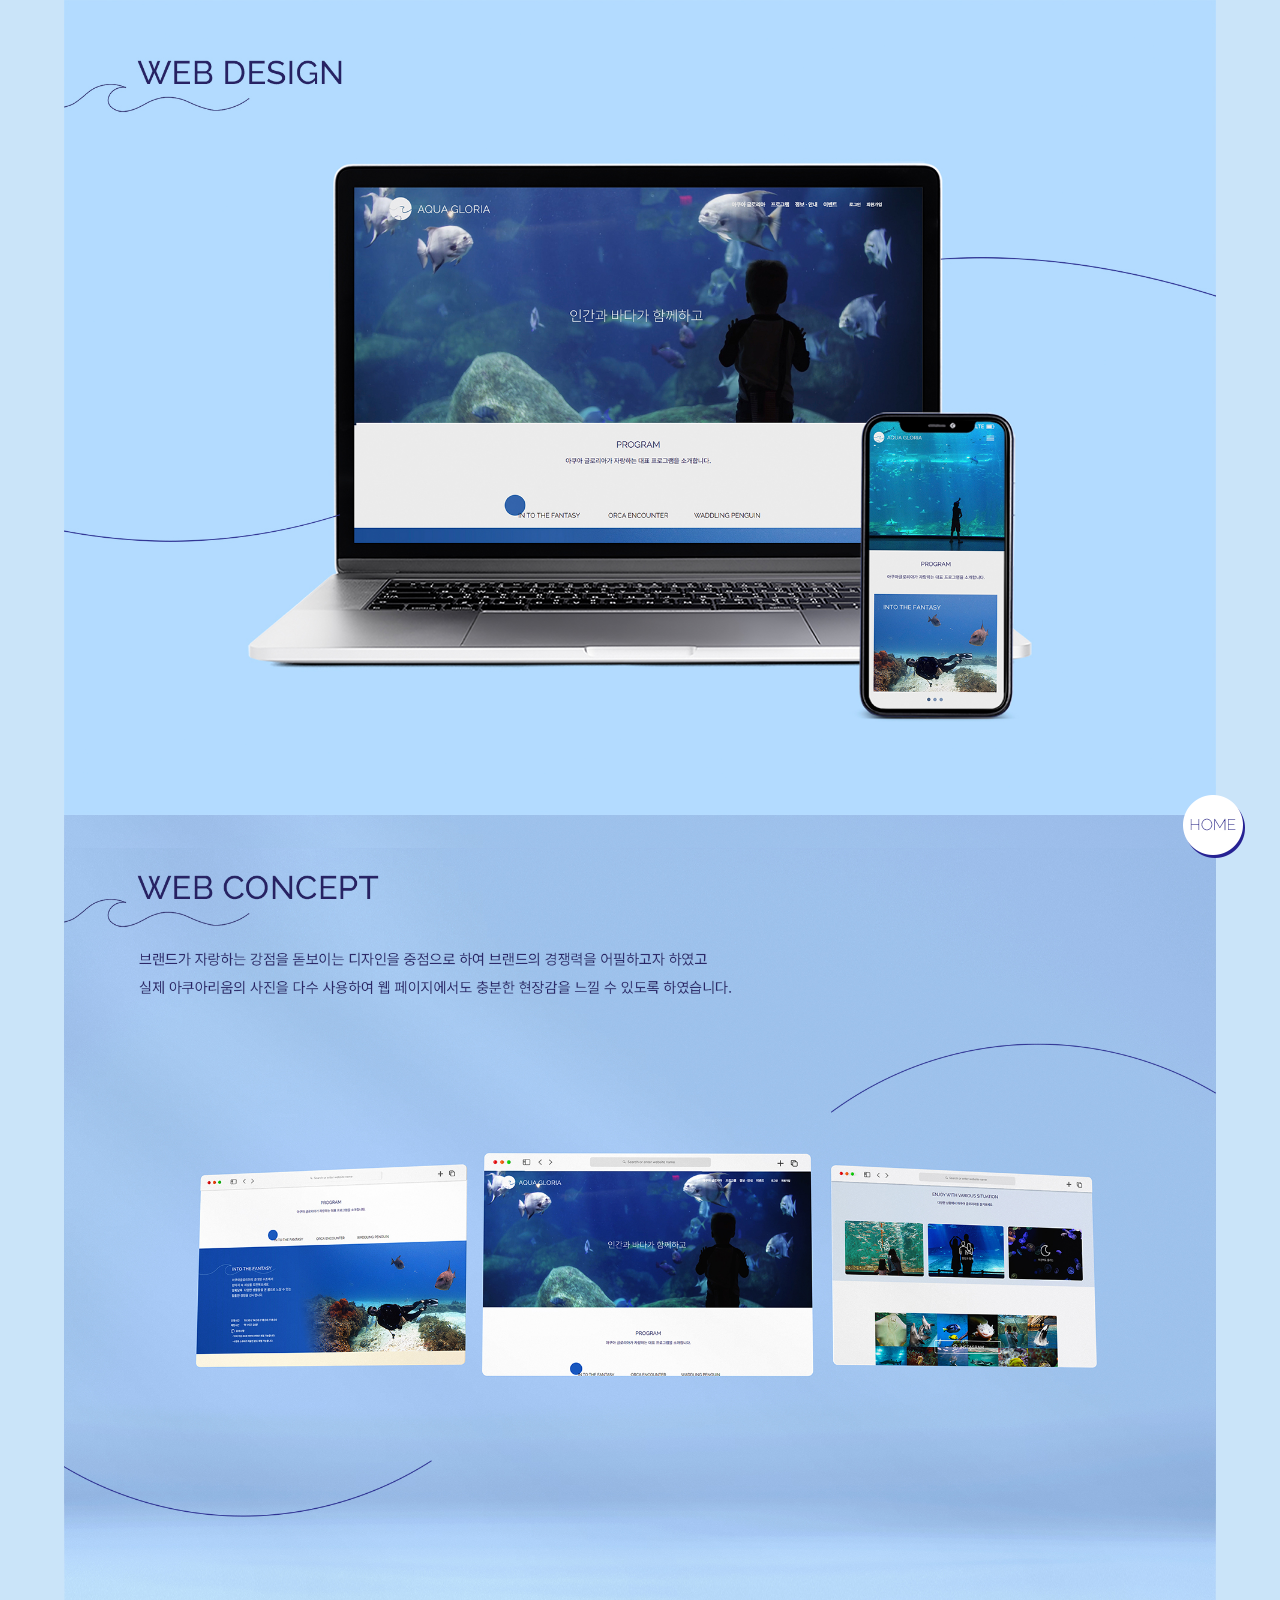
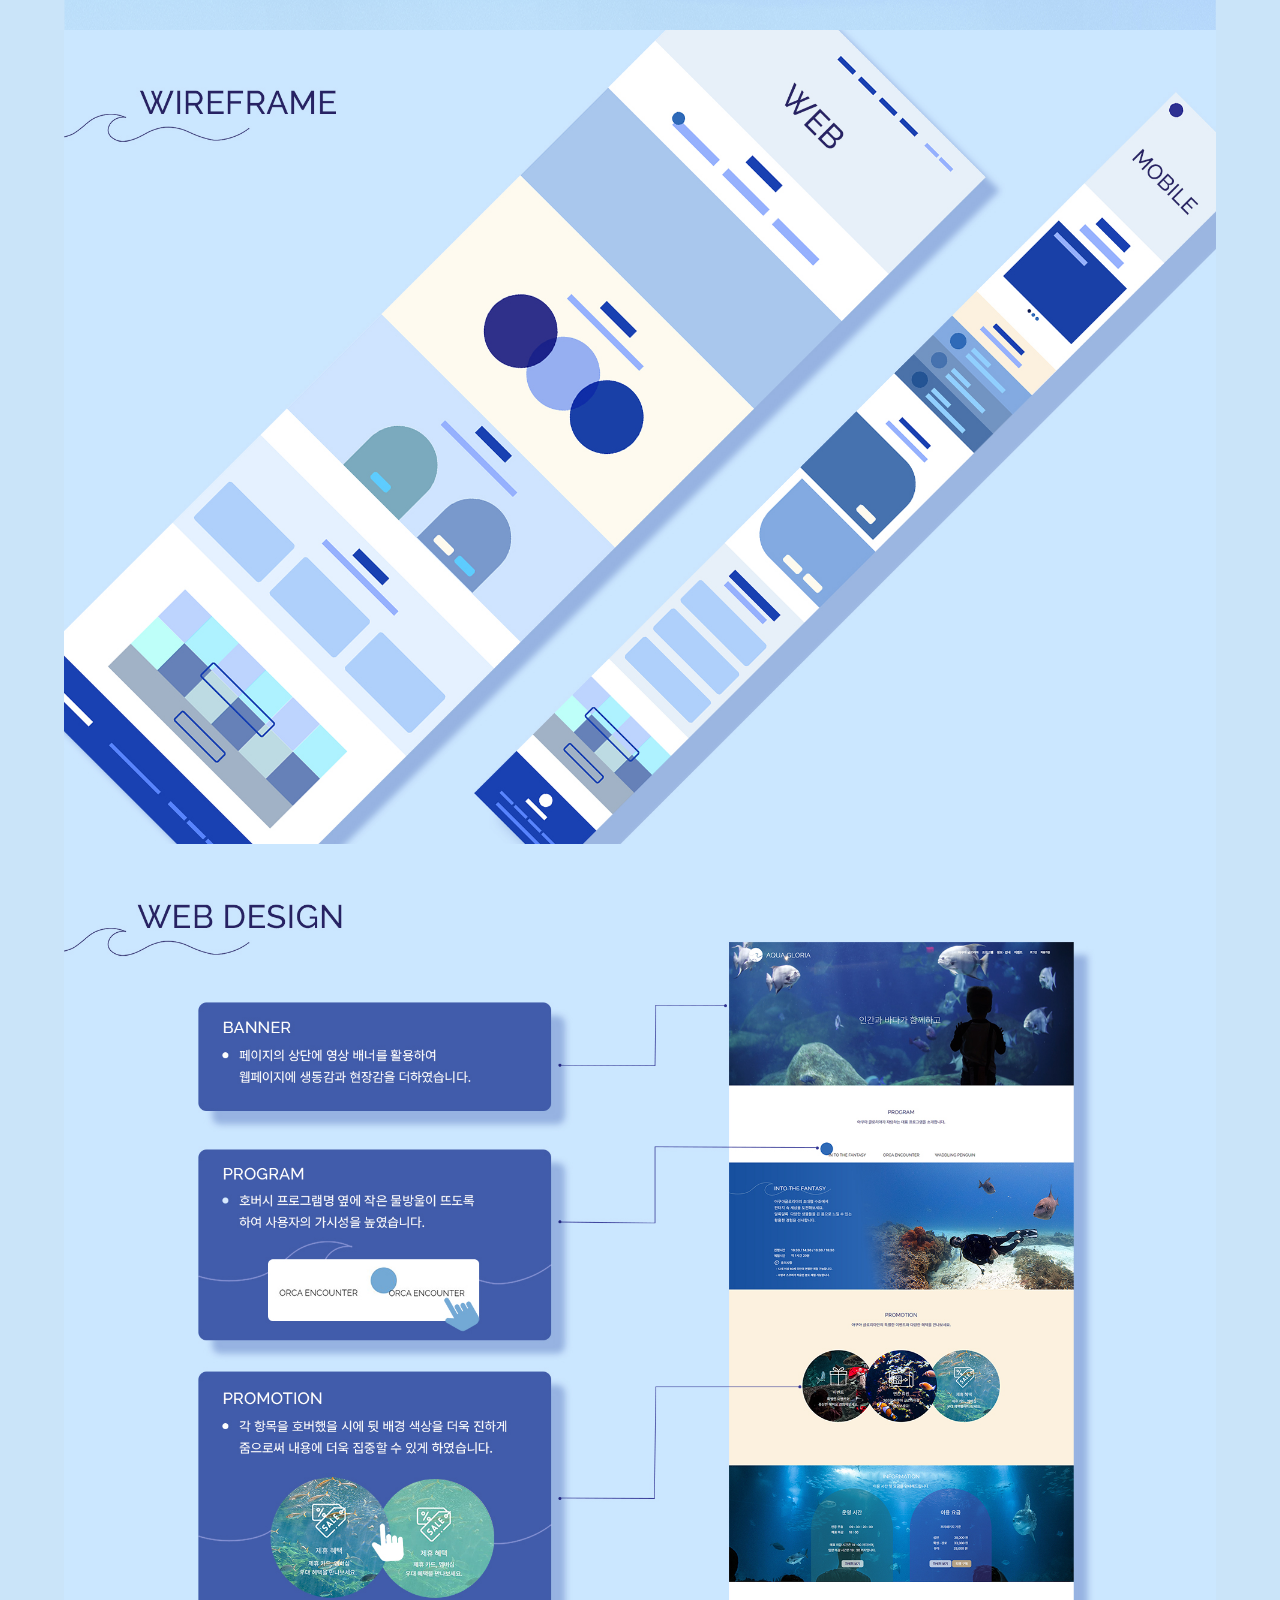
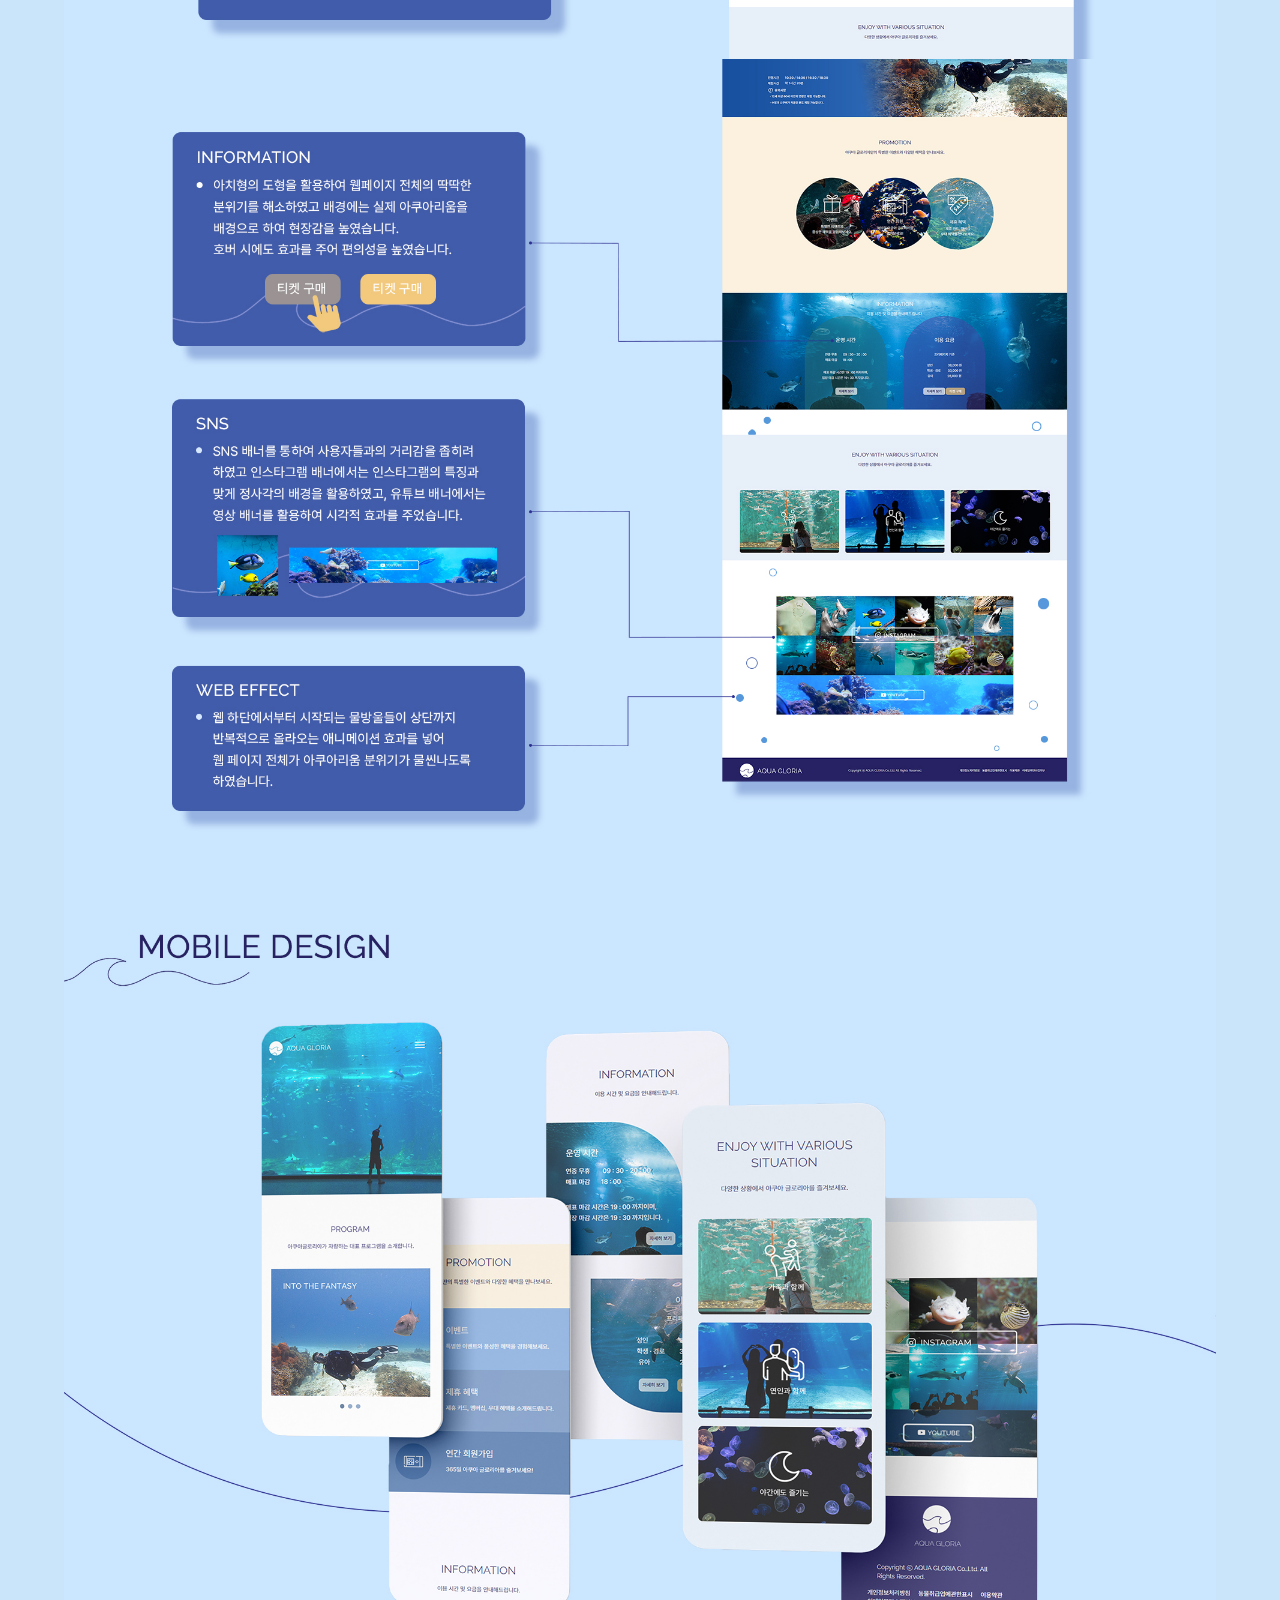
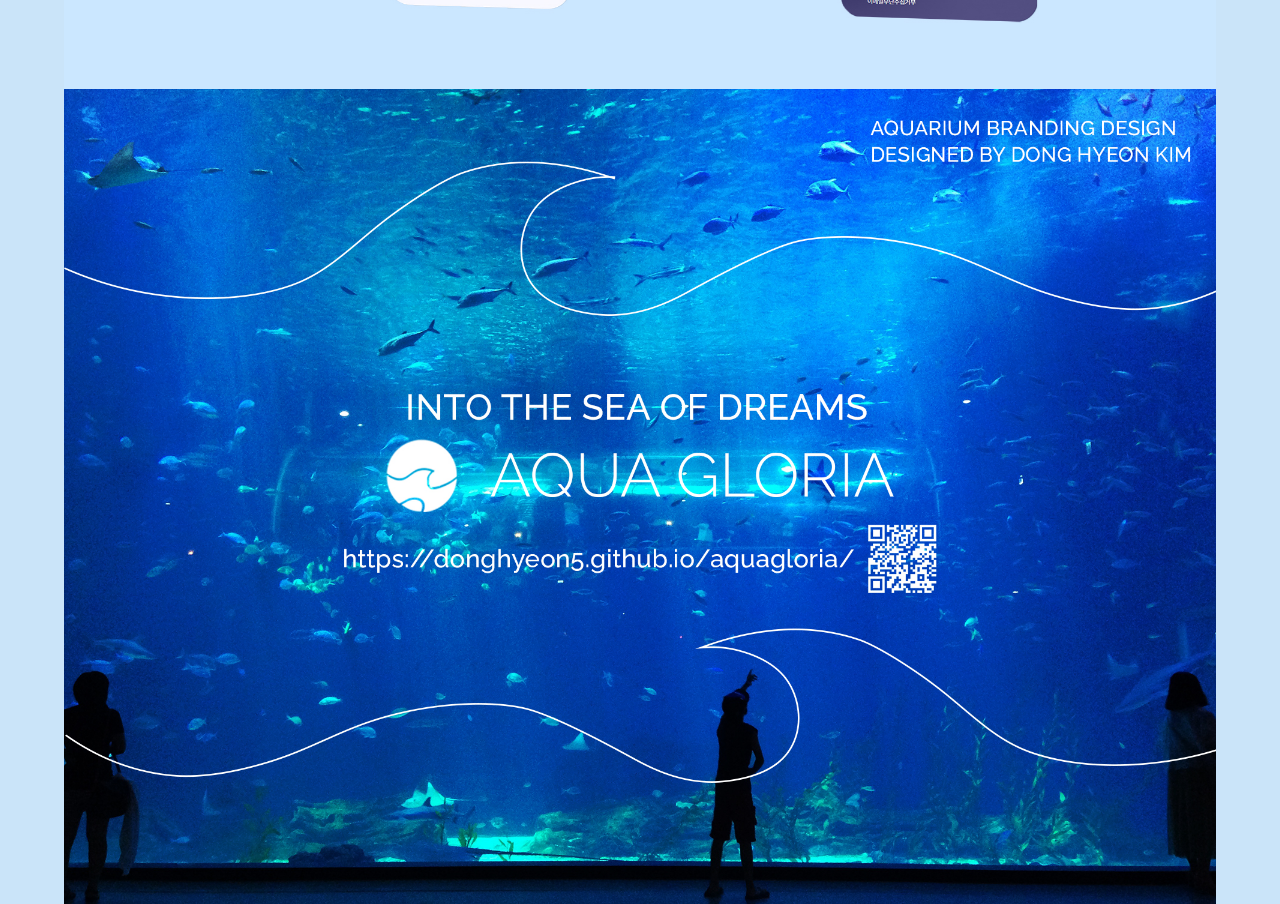
<file: 2nd_web/index.html>
<!DOCTYPE html>
<html lang="ko">
<head>
    <meta charset="UTF-8">
    <meta http-equiv="X-UA-Compatible" content="IE=edge">
    <meta name="viewport" content="width=device-width, initial-scale=1.0">
    <title>AQUA GLORIA WEB</title>

    <link rel="shortcut icon" href="images//favicon.ico">
    <link rel="stylesheet" href="css/style.css">

    <link rel="stylesheet" href="css/icon.css"> 
</head>
<body>

    <a href="../index.html#portfolio-section" class="home"></a>

      <!--top icon-->
      <a href="#" class="top"></a>


    <div class="wrap">
        <div class="bi">
            <img src="images/1.jpg" alt="표지">
            <img src="images/2.jpg" alt="overview">
            <img src="images/3.jpg" alt="경쟁사분석">
            <img src="images/4.jpg" alt="swot">
            <img src="images/5.jpg" alt="타겟">
            <img src="images/6.jpg" alt="로고">
            <img src="images/7.jpg" alt="컬러,타입">
        </div>
    </div>
    


     <!--top버튼-->
     <script src="https://code.jquery.com/jquery-2.2.0.min.js" type="text/javascript"></script><!-- 제이쿼리 라이브러리,수정X -->
     <script src="script/icon.js"></script>

</body>
</html>
</file>
<file: 1st_bi/css/style.css>
*{margin: 0; padding: 0;}

.home{
    position:fixed; 
    bottom:43px; 
    right:40px; 
    display:block;
    z-index: 99;
    width: 62px;
    height: 63px;
    background: url(../images/home.png);
  }
  .home:hover{background: url(../images/home2.png);}
  

.wrap{width: 100%; text-align: center; background-color: #a4c4a4;} 
.bi img{width: 100%; display: block;}
.bi{width: 90%; margin: auto;}
</file>
<file: 1st_bi/css/icon.css>
*{margin:0; padding:0;}

/* icon 꾸미기 */
.top{
  position:fixed; 
  bottom:43px; 
  right:120px; 
  display:none;
  z-index: 99;
  width: 62px;
  height: 63px;
  background: url(../images/top.png);
}

.top:hover{background: url(../images/top2.png);}
</file>
<file: 1st_web/css/style.css>
*{margin: 0; padding: 0;}

.home{
  position:fixed; 
  bottom:43px; 
  right:40px; 
  display:block;
  z-index: 99;
  width: 62px;
  height: 63px;
  background: url(../images/home.png);
}
.home:hover{background: url(../images/home2.png);}

.wrap{width: 100%; text-align: center; background-color: #f9fef7;} 
.bi img{width: 100%; display: block;}
.bi{width: 90%; margin: auto;}
</file>
<file: 1st_web/css/icon.css>
*{margin:0; padding:0;}

/* icon 꾸미기 */
.top{
  position:fixed; 
  bottom:43px; 
  right:120px; 
  display:none;
  z-index: 99;
  width: 62px;
  height: 63px;
  background: url(../images/top.png);
}

.top:hover{background: url(../images/top2.png);}
</file>
<file: 2nd_bi/css/style.css>
*{margin: 0; padding: 0;}

.home{
    position:fixed; 
    bottom:42px; 
    right:35px; 
    display:block;
    z-index: 99;
    width: 62px;
    height: 63px;
    background: url(../images/home.png);
  }
  .home:hover{background: url(../images/home2.png);}


.wrap{width: 100%; text-align: center; background-color: #b4c4ff;} 
.bi img{width: 100%; display: block;}
.bi{width: 90%; margin: auto;}
</file>
<file: 2nd_bi/css/icon.css>
*{margin:0; padding:0;}

/* icon 꾸미기 */
.top{
  position:fixed; 
  bottom:43px; 
  right:120px; 
  display:none;
  z-index: 99;
  width: 62px;
  height: 63px;
  background: url(../images/top.png);
}

.top:hover{background: url(../images/top2.png);}
</file>
<file: 2nd_web/css/style.css>
*{margin: 0; padding: 0;}

.home{
    position:fixed; 
    bottom:42px; 
    right:35px; 
    display:block;
    z-index: 99;
    width: 62px;
    height: 63px;
    background: url(../images/home.png);
  }
  .home:hover{background: url(../images/home2.png);}

.wrap{width: 100%; text-align: center; background-color: #cae4f9;} 
.bi img{width: 100%; display: block;}
.bi{width: 90%; margin: auto;}
</file>
<file: 2nd_web/css/icon.css>
*{margin:0; padding:0;}

/* icon 꾸미기 */
.top{
  position:fixed; 
  bottom:43px; 
  right:120px; 
  display:none;
  z-index: 99;
  width: 62px;
  height: 63px;
  background: url(../images/top.png);
}

.top:hover{background: url(../images/top2.png);}
</file>
